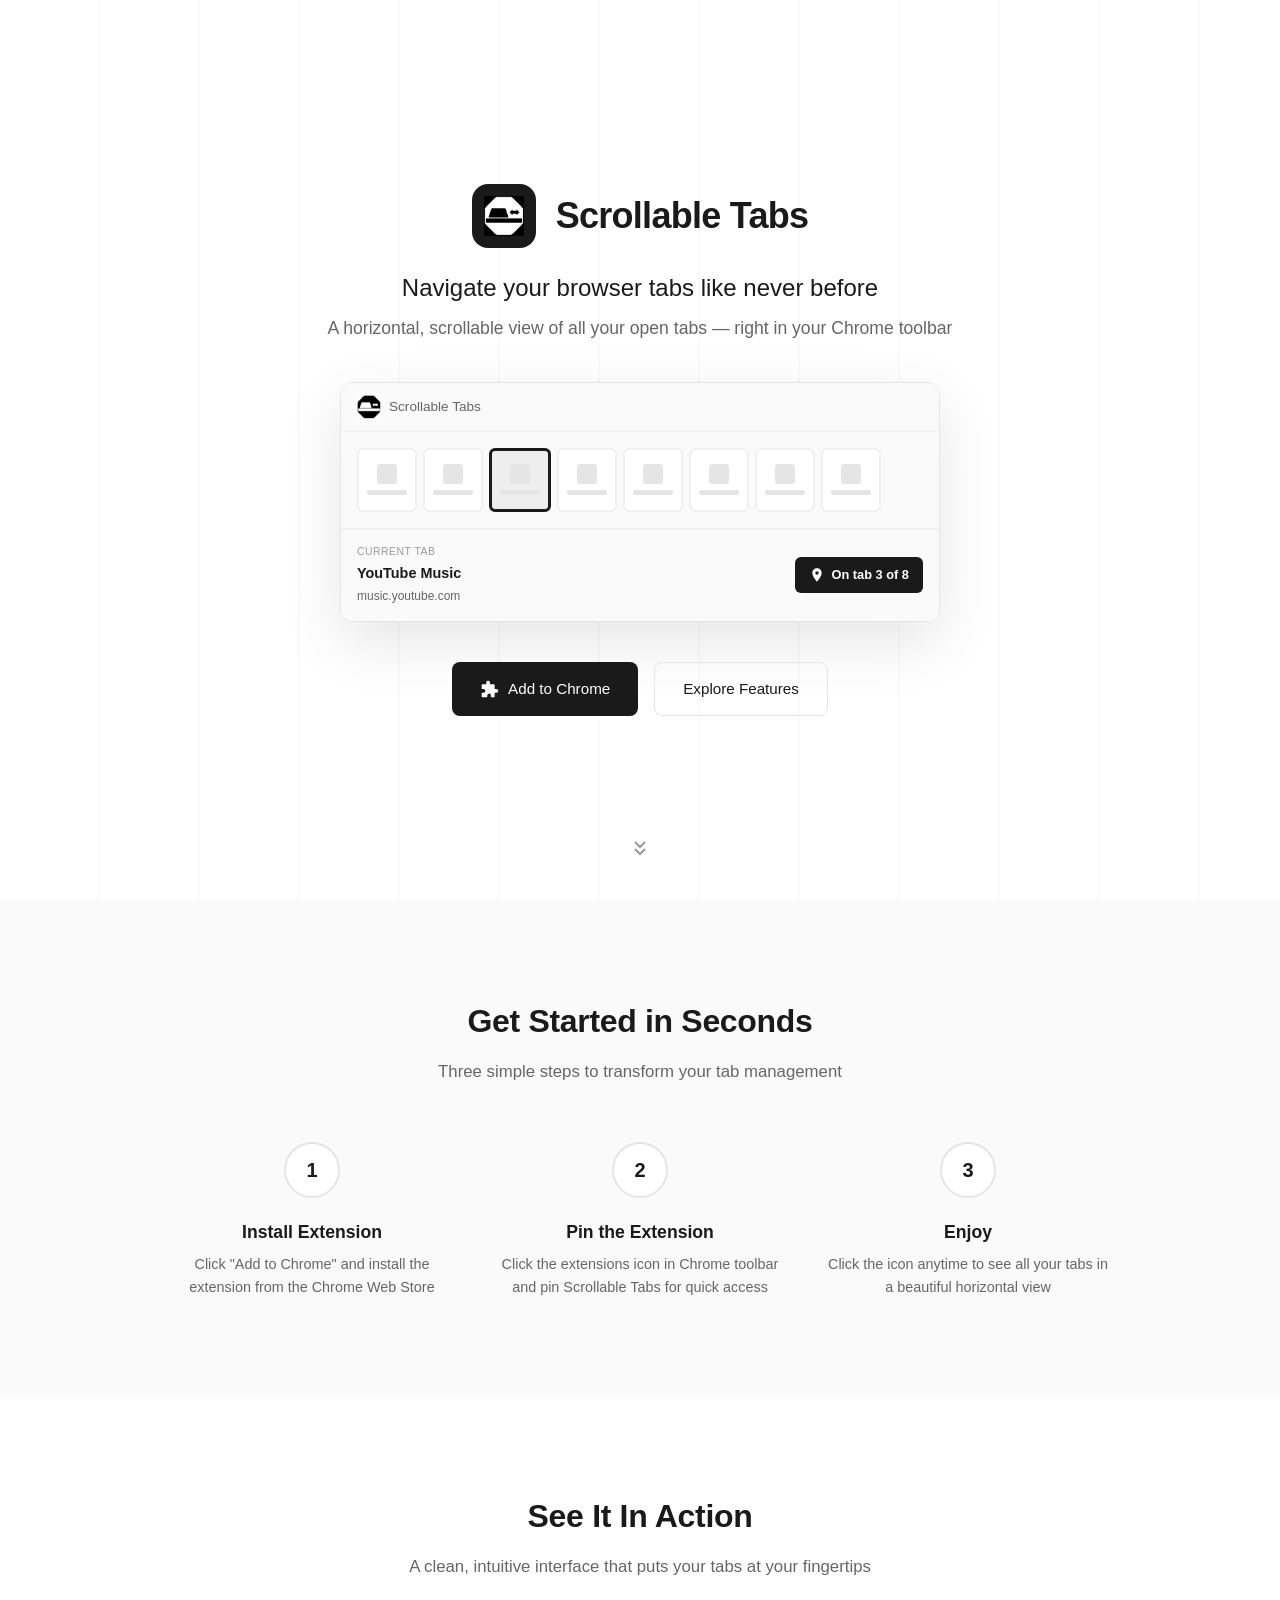
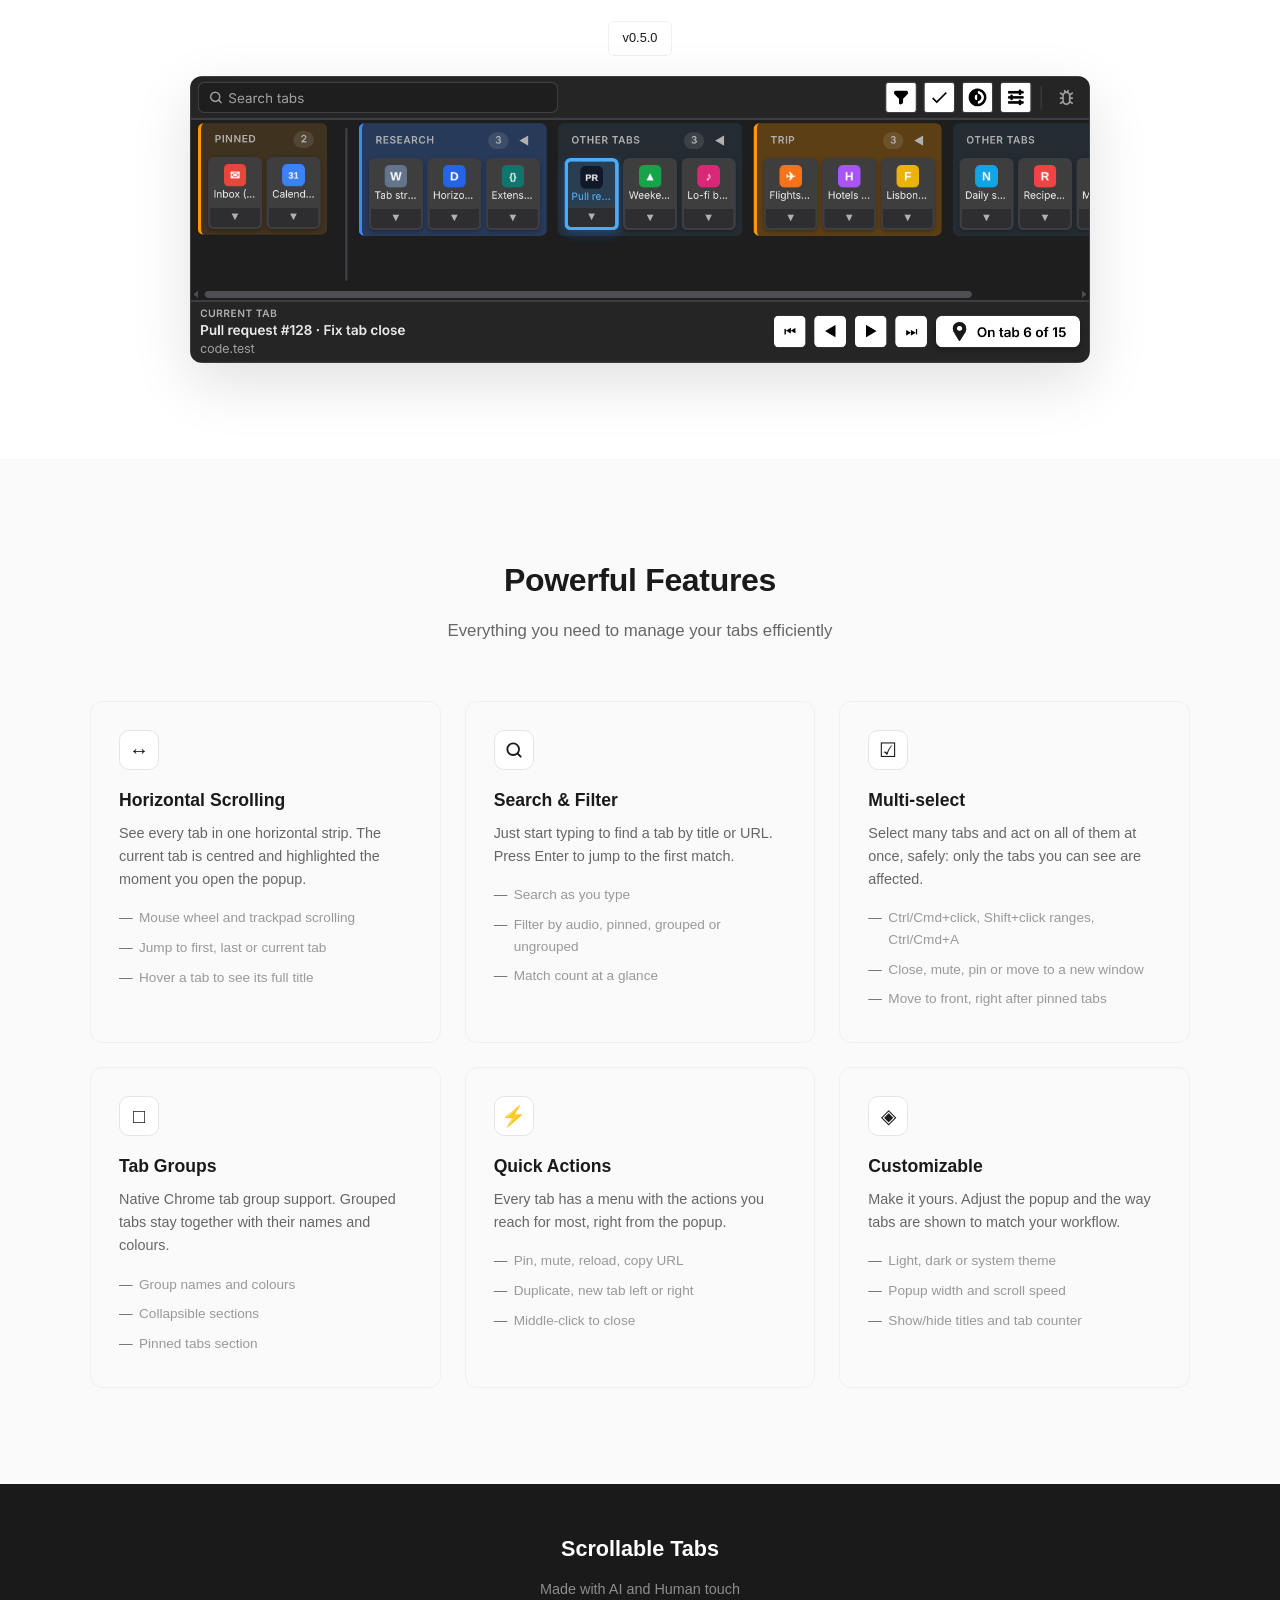
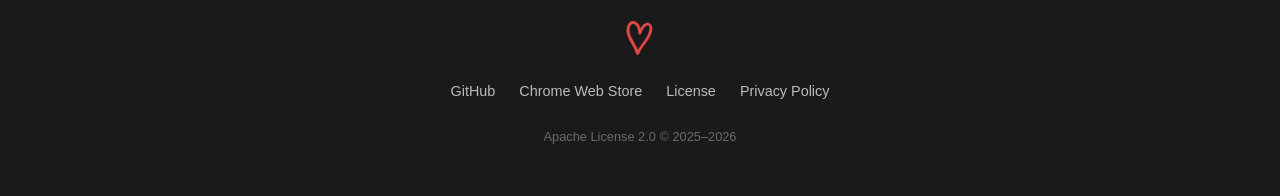
<file: index.html>
<!DOCTYPE html>
<html lang="en">
<head>
  <meta charset="UTF-8">
  <meta name="viewport" content="width=device-width, initial-scale=1.0">
  <title>Scrollable Tabs - Chrome Extension</title>
  <link rel="icon" type="image/png" href="assets/icons/icon16.png">
  <link rel="stylesheet" type="text/css" href="styles/home.css">
</head>
<body>
  <!-- Hero Section -->
  <section class="hero">
    <div class="hero-content">
      <div class="logo-container">
        <div class="logo">
          <img src="assets/icons/icon128.png" alt="Scrollable Tabs Icon">
        </div>
        <h1 class="logo-text">Scrollable Tabs</h1>
      </div>
      <p class="tagline">Navigate your browser tabs like never before</p>
      <p class="subtitle">A horizontal, scrollable view of all your open tabs — right in your Chrome toolbar</p>
      
      <!-- Extension Mockup -->
      <div class="extension-mockup">
        <div class="mockup-header">
          <div class="mockup-icon">
            <img src="assets/icons/icon128.png" alt="">
          </div>
          <span class="mockup-title">Scrollable Tabs</span>
        </div>
        <div class="mockup-tabs">
          <div class="mock-tab">
            <div class="mock-tab-icon"></div>
            <div class="mock-tab-title"></div>
          </div>
          <div class="mock-tab">
            <div class="mock-tab-icon"></div>
            <div class="mock-tab-title"></div>
          </div>
          <div class="mock-tab active">
            <div class="mock-tab-icon"></div>
            <div class="mock-tab-title"></div>
          </div>
          <div class="mock-tab">
            <div class="mock-tab-icon"></div>
            <div class="mock-tab-title"></div>
          </div>
          <div class="mock-tab">
            <div class="mock-tab-icon"></div>
            <div class="mock-tab-title"></div>
          </div>
          <div class="mock-tab">
            <div class="mock-tab-icon"></div>
            <div class="mock-tab-title"></div>
          </div>
          <div class="mock-tab">
            <div class="mock-tab-icon"></div>
            <div class="mock-tab-title"></div>
          </div>
          <div class="mock-tab">
            <div class="mock-tab-icon"></div>
            <div class="mock-tab-title"></div>
          </div>
        </div>
        <div class="mockup-info">
          <div class="mockup-info-left">
            <div class="info-section">
              <span class="info-label">Current Tab</span>
              <span class="info-title">YouTube Music</span>
              <span class="info-url">music.youtube.com</span>
            </div>
          </div>
          <div class="mockup-info-right">
            <div class="tab-counter-badge">
              <svg class="counter-icon" viewBox="0 0 24 24" fill="currentColor">
                <path d="M12 2C8.13 2 5 5.13 5 9c0 5.25 7 13 7 13s7-7.75 7-13c0-3.87-3.13-7-7-7zm0 9.5c-1.38 0-2.5-1.12-2.5-2.5s1.12-2.5 2.5-2.5 2.5 1.12 2.5 2.5-1.12 2.5-2.5 2.5z"/>
              </svg>
              <span>On tab 3 of 8</span>
            </div>
          </div>
        </div>
      </div>
      
      <div class="cta-buttons">
        <a href="https://chromewebstore.google.com/detail/scrollable-tabs/beneiafglkilogdikodimmbmnkbpnnba" class="btn btn-primary">
          <svg fill="currentColor" width="20" height="20" viewBox="0 0 24 24" xmlns="http://www.w3.org/2000/svg">
            <path d="M2,20.889V16.444H4.222a2.224,2.224,0,0,0,2.192-2.595A2.305,2.305,0,0,0,4.1,12H2V7.556A1.111,1.111,0,0,1,3.111,6.444H7.556V4.222a2.224,2.224,0,0,1,2.6-2.192A2.305,2.305,0,0,1,12,4.341v2.1h4.444a1.112,1.112,0,0,1,1.112,1.112V12h2.1a2.305,2.305,0,0,1,2.311,1.849,2.224,2.224,0,0,1-2.192,2.595H17.556v4.445A1.111,1.111,0,0,1,16.444,22H13.111V19.778a2.224,2.224,0,0,0-2.6-2.192A2.305,2.305,0,0,0,8.667,19.9V22H3.111A1.11,1.11,0,0,1,2,20.889Z"/>
          </svg>
          Add to Chrome
        </a>
        <a href="#features" class="btn btn-secondary">Explore Features</a>
      </div>
    </div>
    <div class="scroll-indicator">
      <svg width="24" height="24" viewBox="0 0 24 24" fill="none" stroke="currentColor" stroke-width="2">
        <path d="M7 13l5 5 5-5M7 6l5 5 5-5"/>
      </svg>
    </div>
  </section>

  <!-- How It Works Section -->
  <section class="how-it-works" id="install">
    <div class="container">
      <h2 class="section-title">Get Started in Seconds</h2>
      <p class="section-subtitle">Three simple steps to transform your tab management</p>
      
      <div class="steps-container">
        <div class="step">
          <div class="step-number">1</div>
          <h3 class="step-title">Install Extension</h3>
          <p class="step-desc">Click "Add to Chrome" and install the extension from the Chrome Web Store</p>
        </div>
        <div class="step">
          <div class="step-number">2</div>
          <h3 class="step-title">Pin the Extension</h3>
          <p class="step-desc">Click the extensions icon in Chrome toolbar and pin Scrollable Tabs for quick access</p>
        </div>
        <div class="step">
          <div class="step-number">3</div>
          <h3 class="step-title">Enjoy</h3>
          <p class="step-desc">Click the icon anytime to see all your tabs in a beautiful horizontal view</p>
        </div>
      </div>
    </div>
  </section>

  <!-- Screenshot Section -->
  <section class="screenshot-section" id="preview">
    <div class="container">
      <h2 class="section-title">See It In Action</h2>
      <p class="section-subtitle">A clean, intuitive interface that puts your tabs at your fingertips</p>
      <p class="screenshot-version"><span class="screenshot-badge">v0.5.0</span></p>
      <div class="screenshot-wrapper">
        <img src="assets/screenshot.png" alt="Scrollable Tabs popup showing pinned tabs, tab groups and the current tab">
      </div>
    </div>
  </section>

  <!-- Features Section -->
  <section class="features-section" id="features">
    <div class="container">
      <h2 class="section-title">Powerful Features</h2>
      <p class="section-subtitle">Everything you need to manage your tabs efficiently</p>
      
      <div class="features-grid">
        <div class="feature-card">
          <div class="feature-icon">↔</div>
          <h3 class="feature-title">Horizontal Scrolling</h3>
          <p class="feature-desc">See every tab in one horizontal strip. The current tab is centred and highlighted the moment you open the popup.</p>
          <ul class="feature-list">
            <li>Mouse wheel and trackpad scrolling</li>
            <li>Jump to first, last or current tab</li>
            <li>Hover a tab to see its full title</li>
          </ul>
        </div>

        <div class="feature-card">
          <div class="feature-icon"><svg width="20" height="20" viewBox="0 0 24 24" fill="none" stroke="currentColor" stroke-width="2.2" stroke-linecap="round" aria-hidden="true"><circle cx="11" cy="11" r="7"/><path d="M20 20l-3.5-3.5"/></svg></div>
          <h3 class="feature-title">Search &amp; Filter</h3>
          <p class="feature-desc">Just start typing to find a tab by title or URL. Press Enter to jump to the first match.</p>
          <ul class="feature-list">
            <li>Search as you type</li>
            <li>Filter by audio, pinned, grouped or ungrouped</li>
            <li>Match count at a glance</li>
          </ul>
        </div>

        <div class="feature-card">
          <div class="feature-icon">☑</div>
          <h3 class="feature-title">Multi-select</h3>
          <p class="feature-desc">Select many tabs and act on all of them at once, safely: only the tabs you can see are affected.</p>
          <ul class="feature-list">
            <li>Ctrl/Cmd+click, Shift+click ranges, Ctrl/Cmd+A</li>
            <li>Close, mute, pin or move to a new window</li>
            <li>Move to front, right after pinned tabs</li>
          </ul>
        </div>

        <div class="feature-card">
          <div class="feature-icon">□</div>
          <h3 class="feature-title">Tab Groups</h3>
          <p class="feature-desc">Native Chrome tab group support. Grouped tabs stay together with their names and colours.</p>
          <ul class="feature-list">
            <li>Group names and colours</li>
            <li>Collapsible sections</li>
            <li>Pinned tabs section</li>
          </ul>
        </div>

        <div class="feature-card">
          <div class="feature-icon">⚡</div>
          <h3 class="feature-title">Quick Actions</h3>
          <p class="feature-desc">Every tab has a menu with the actions you reach for most, right from the popup.</p>
          <ul class="feature-list">
            <li>Pin, mute, reload, copy URL</li>
            <li>Duplicate, new tab left or right</li>
            <li>Middle-click to close</li>
          </ul>
        </div>

        <div class="feature-card">
          <div class="feature-icon">◈</div>
          <h3 class="feature-title">Customizable</h3>
          <p class="feature-desc">Make it yours. Adjust the popup and the way tabs are shown to match your workflow.</p>
          <ul class="feature-list">
            <li>Light, dark or system theme</li>
            <li>Popup width and scroll speed</li>
            <li>Show/hide titles and tab counter</li>
          </ul>
        </div>
      </div>
    </div>
  </section>

  <!-- Footer -->
  <footer>
    <div class="footer-content">
      <div class="footer-logo">Scrollable Tabs</div>
      <p class="footer-text">Made with AI and Human touch</p>
      <p class="footer-text">
        <svg width=40 height=40 viewBox="-25 -15 150 150" xmlns="http://www.w3.org/2000/svg" fill="#e14747" stroke="#e14747"><g id="SVGRepo_bgCarrier" stroke-width="0"></g><g id="SVGRepo_tracerCarrier" stroke-linecap="round" stroke-linejoin="round"></g><g id="SVGRepo_iconCarrier"> <defs> <style>.cls-1{fill:#ffffff;}</style> </defs> <g id="Layer_2" data-name="Layer 2"> <g id="Layer_1-2" data-name="Layer 1"> <path d="M51.31,27.71c3.14-4.32,5.57-7.81,8.14-11.18,3.41-4.48,8.16-7.16,13.23-9.25A13.76,13.76,0,0,1,78.5,6.22c8.49.52,16.2,8,17.14,16.56,1.14,10.28-1.35,20-5.58,29.15A156.23,156.23,0,0,1,70.73,84.24c-6.9,8.67-14.2,17.12-18.87,27.35-1.77,3.89-3.5,7.8-5.28,11.68a5.53,5.53,0,0,1-9.68,1.09A13.66,13.66,0,0,1,35,120.52c-4.77-14.21-12.35-27.06-19.62-40-5.07-9-9.77-18.2-12.59-28.13C-.75,39.72-1.63,26.93,4.32,14.62a35.18,35.18,0,0,1,6.19-9.16A17.46,17.46,0,0,1,31.8,2.27c9,5.18,16.1,11.83,18.41,22.46A28.62,28.62,0,0,0,51.31,27.71ZM47.89,50.89c-.61-.76-1.68-1.52-2-2.51-1.31-4.67-3.16-9.37-3.4-14.12-.46-9.08-4.81-15.65-11.4-21.2-5.58-4.71-10.79-4-15.29,2C11.1,21.33,10,28.51,10.39,36.13c.46,9.64,3.68,18.52,8,26.95,6.1,12,12.57,23.76,19,35.52,1.45,2.64,2.07,5.9,5.69,8.77.67-1.22,1.14-2.25,1.76-3.18,4.46-6.62,8.9-13.26,13.43-19.83S67.79,71.45,72,64.67c5-8,9.38-16.4,11.76-25.61,1.13-4.4,2.51-9,2.27-13.44-.51-9.44-5.55-12.23-13.72-7A32.7,32.7,0,0,0,61.14,31.37c-2.6,5.07-5,10.27-7.12,15.55C52.87,49.79,51,50.86,47.89,50.89Z"></path> </g> </g> </g></svg>
      </p>
      <div class="footer-links">
        <a href="https://github.com/SKM162/Scrollable-tabs-extension">GitHub</a>
        <a href="https://chromewebstore.google.com/detail/scrollable-tabs/beneiafglkilogdikodimmbmnkbpnnba">Chrome Web Store</a>
        <a href="LICENSE.txt">License</a>
        <a href="privacy.html">Privacy Policy</a>
      </div>
      <p class="copyright">Apache License 2.0 © 2025–2026</p>
    </div>
  </footer>

  <script>
    // Smooth scroll for anchor links
    document.querySelectorAll('a[href^="#"]').forEach(anchor => {
      anchor.addEventListener('click', function (e) {
        e.preventDefault();
        const target = document.querySelector(this.getAttribute('href'));
        if (target) {
          target.scrollIntoView({
            behavior: 'smooth',
            block: 'start'
          });
        }
      });
    });

    // Intersection Observer for fade-in animations
    const observerOptions = {
      threshold: 0.1,
      rootMargin: '0px 0px -50px 0px'
    };

    const observer = new IntersectionObserver((entries) => {
      entries.forEach(entry => {
        if (entry.isIntersecting) {
          entry.target.style.opacity = '1';
          entry.target.style.transform = 'translateY(0)';
        }
      });
    }, observerOptions);

    // Observe feature cards
    document.querySelectorAll('.feature-card').forEach((card, index) => {
      card.style.opacity = '0';
      card.style.transform = 'translateY(20px)';
      card.style.transition = `opacity 0.5s ease ${index * 0.08}s, transform 0.5s ease ${index * 0.08}s`;
      observer.observe(card);
    });

    // Observe steps
    document.querySelectorAll('.step').forEach((step, index) => {
      step.style.opacity = '0';
      step.style.transform = 'translateY(20px)';
      step.style.transition = `opacity 0.5s ease ${index * 0.12}s, transform 0.5s ease ${index * 0.12}s`;
      observer.observe(step);
    });
  </script>
</body>
</html>
</file>
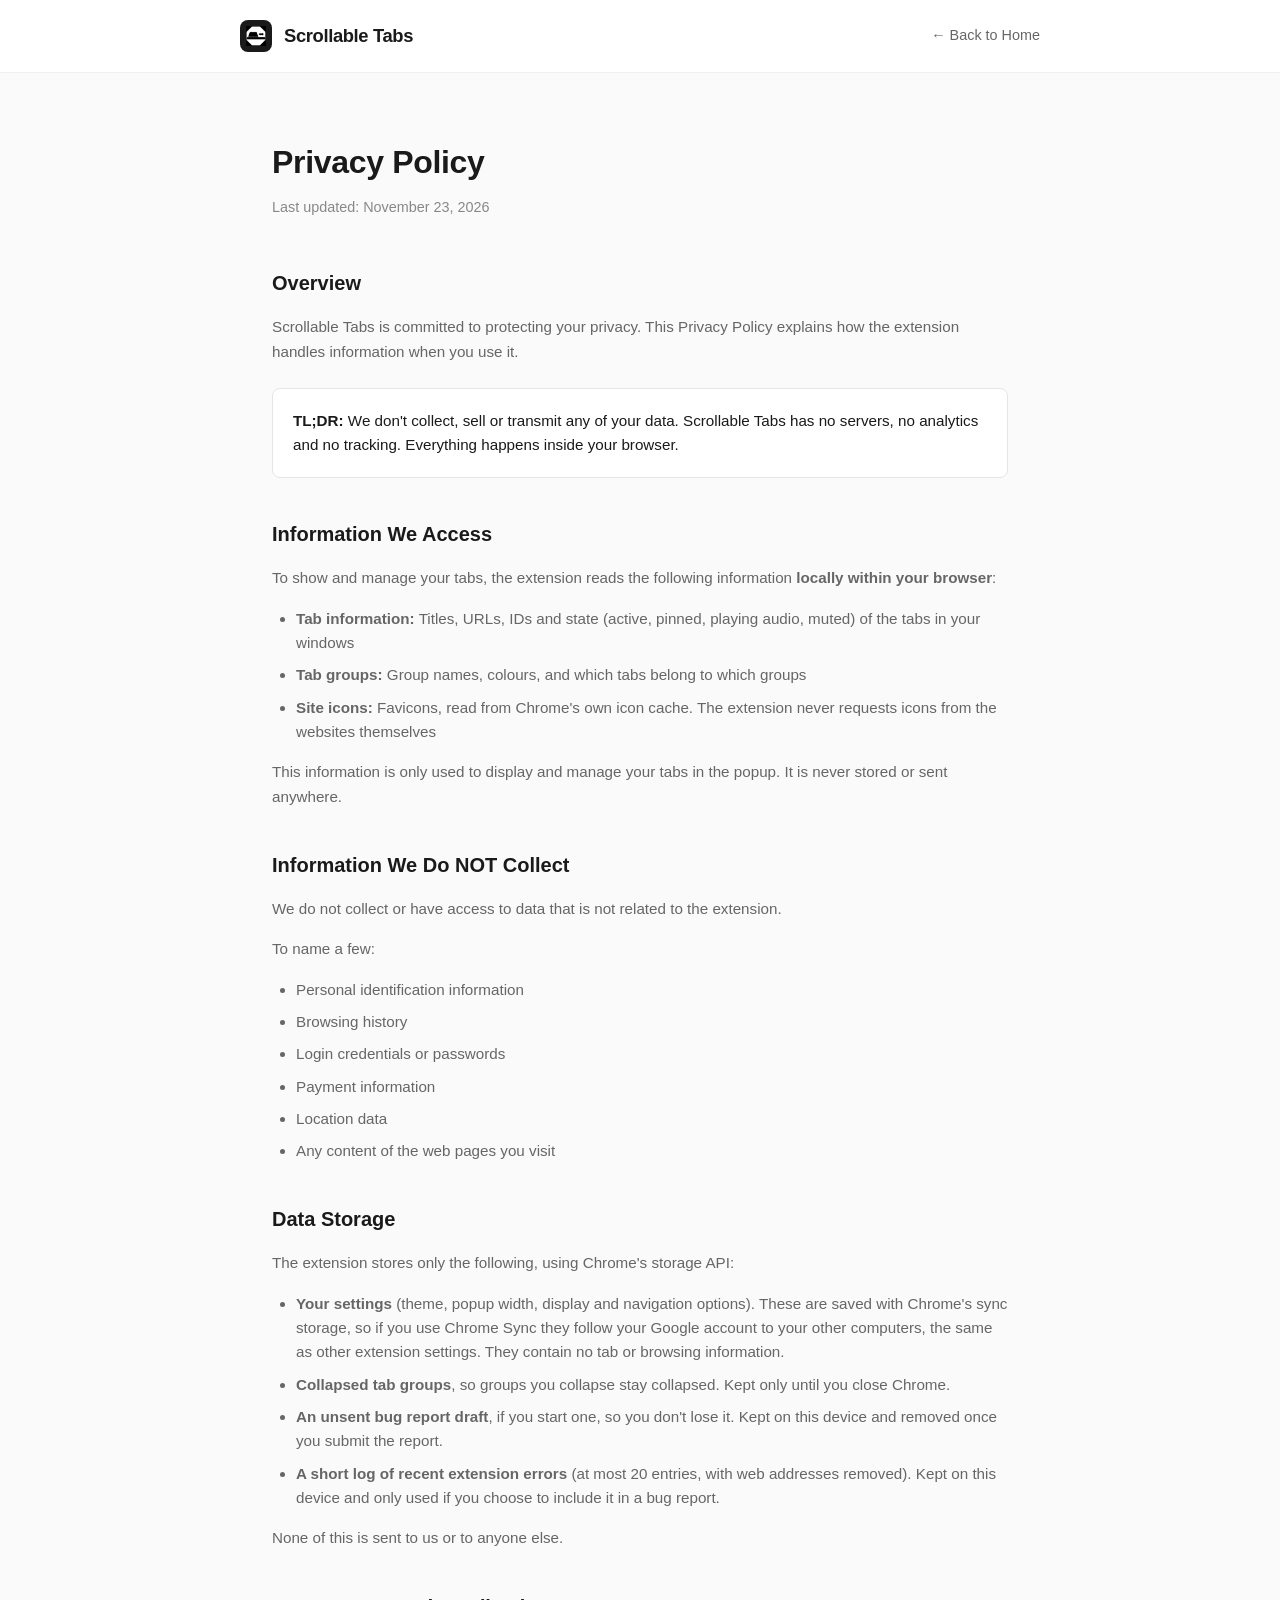
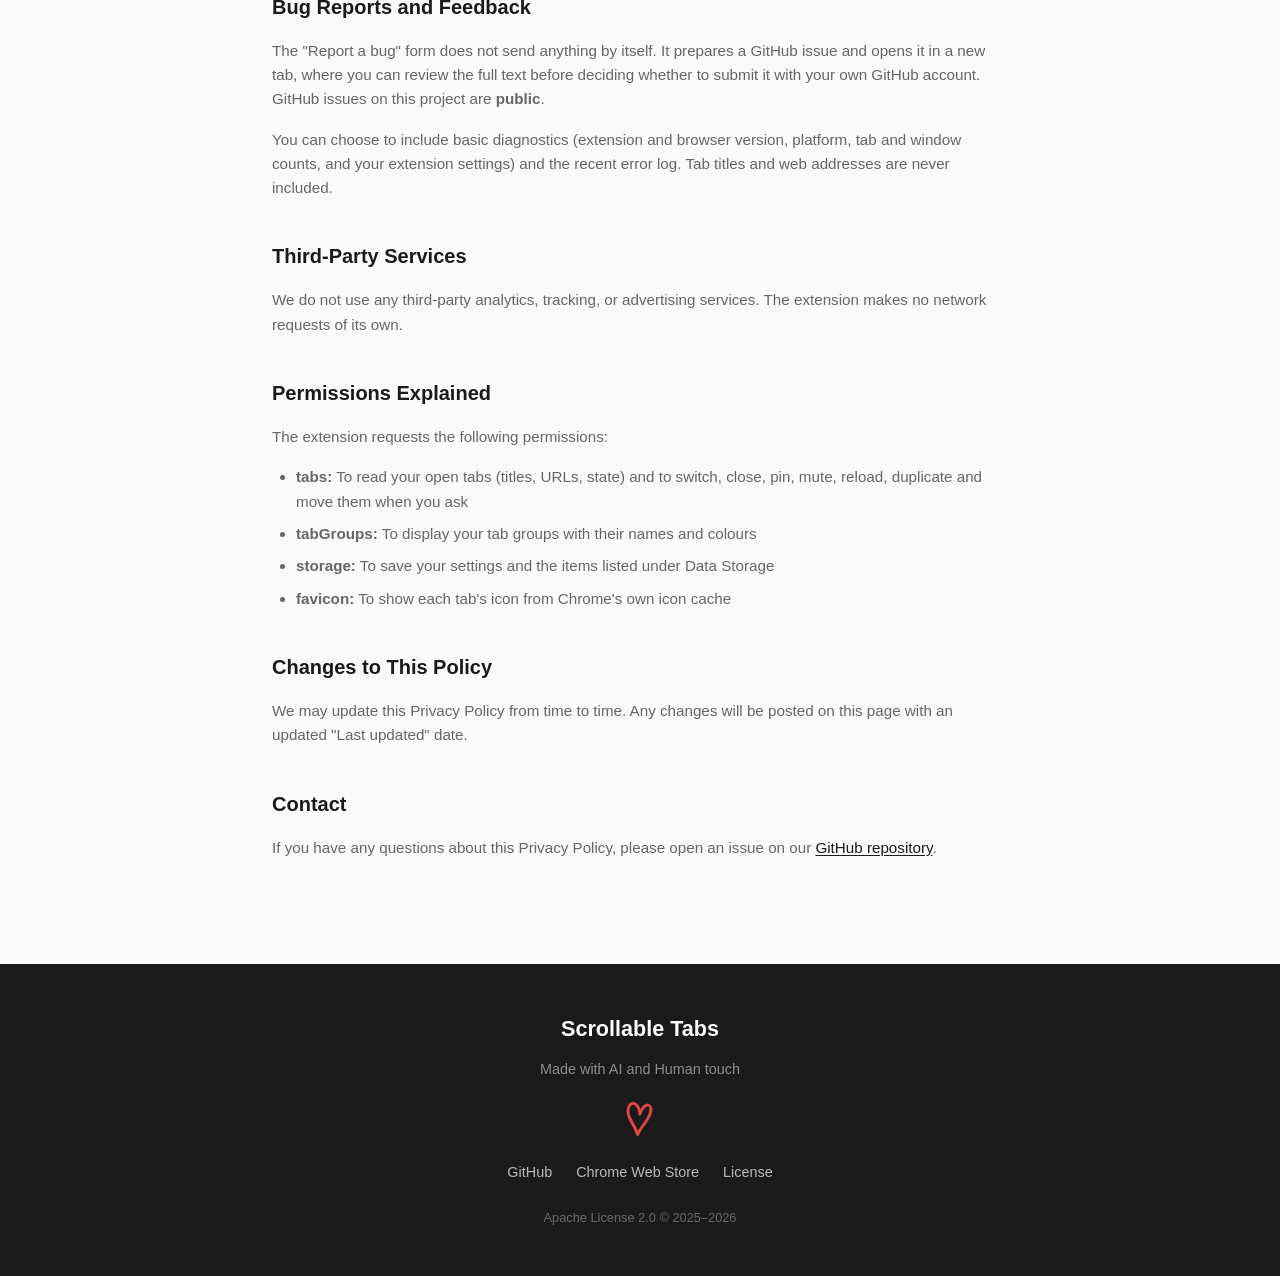
<file: privacy.html>
<!DOCTYPE html>
<html lang="en">
<head>
  <meta charset="UTF-8">
  <meta name="viewport" content="width=device-width, initial-scale=1.0">
  <title>Privacy Policy - Scrollable Tabs</title>
  <link rel="icon" type="image/png" href="assets/icons/icon16.png">
  <link rel="stylesheet" type="text/css" href="styles/privacy.css">
</head>
<body>
  <header>
    <div class="header-content">
      <a href="index.html" class="logo-link">
        <div class="logo logo-small">
          <img src="assets/icons/icon128.png" alt="Scrollable Tabs">
        </div>
        <span class="logo-text logo-text-small">Scrollable Tabs</span>
      </a>
      <a href="index.html" class="back-link">← Back to Home</a>
    </div>
  </header>

  <main>
    <h1>Privacy Policy</h1>
    <p class="last-updated">Last updated: November 23, 2026</p>

    <div class="section">
      <h2>Overview</h2>
      <p>Scrollable Tabs is committed to protecting your privacy. This Privacy Policy explains how the extension handles information when you use it.</p>
      <div class="highlight-box">
        <p><strong>TL;DR:</strong> We don't collect, sell or transmit any of your data. Scrollable Tabs has no servers, no analytics and no tracking. Everything happens inside your browser.</p>
      </div>
    </div>

    <div class="section">
      <h2>Information We Access</h2>
      <p>To show and manage your tabs, the extension reads the following information <strong>locally within your browser</strong>:</p>
      <ul>
        <li><strong>Tab information:</strong> Titles, URLs, IDs and state (active, pinned, playing audio, muted) of the tabs in your windows</li>
        <li><strong>Tab groups:</strong> Group names, colours, and which tabs belong to which groups</li>
        <li><strong>Site icons:</strong> Favicons, read from Chrome's own icon cache. The extension never requests icons from the websites themselves</li>
      </ul>
      <p>This information is only used to display and manage your tabs in the popup. It is never stored or sent anywhere.</p>
    </div>

    <div class="section">
      <h2>Information We Do NOT Collect</h2>
      <p>We do not collect or have access to data that is not related to the extension.</p>
      <p>To name a few:</p>
      <ul>
        <li>Personal identification information</li>
        <li>Browsing history</li>
        <li>Login credentials or passwords</li>
        <li>Payment information</li>
        <li>Location data</li>
        <li>Any content of the web pages you visit</li>
      </ul>
    </div>

    <div class="section">
      <h2>Data Storage</h2>
      <p>The extension stores only the following, using Chrome's storage API:</p>
      <ul>
        <li><strong>Your settings</strong> (theme, popup width, display and navigation options). These are saved with Chrome's sync storage, so if you use Chrome Sync they follow your Google account to your other computers, the same as other extension settings. They contain no tab or browsing information.</li>
        <li><strong>Collapsed tab groups</strong>, so groups you collapse stay collapsed. Kept only until you close Chrome.</li>
        <li><strong>An unsent bug report draft</strong>, if you start one, so you don't lose it. Kept on this device and removed once you submit the report.</li>
        <li><strong>A short log of recent extension errors</strong> (at most 20 entries, with web addresses removed). Kept on this device and only used if you choose to include it in a bug report.</li>
      </ul>
      <p>None of this is sent to us or to anyone else.</p>
    </div>

    <div class="section">
      <h2>Bug Reports and Feedback</h2>
      <p>The "Report a bug" form does not send anything by itself. It prepares a GitHub issue and opens it in a new tab, where you can review the full text before deciding whether to submit it with your own GitHub account. GitHub issues on this project are <strong>public</strong>.</p>
      <p>You can choose to include basic diagnostics (extension and browser version, platform, tab and window counts, and your extension settings) and the recent error log. Tab titles and web addresses are never included.</p>
    </div>

    <div class="section">
      <h2>Third-Party Services</h2>
      <p>We do not use any third-party analytics, tracking, or advertising services. The extension makes no network requests of its own.</p>
    </div>

    <div class="section">
      <h2>Permissions Explained</h2>
      <p>The extension requests the following permissions:</p>
      <ul>
        <li><strong>tabs:</strong> To read your open tabs (titles, URLs, state) and to switch, close, pin, mute, reload, duplicate and move them when you ask</li>
        <li><strong>tabGroups:</strong> To display your tab groups with their names and colours</li>
        <li><strong>storage:</strong> To save your settings and the items listed under Data Storage</li>
        <li><strong>favicon:</strong> To show each tab's icon from Chrome's own icon cache</li>
      </ul>
    </div>

    <div class="section">
      <h2>Changes to This Policy</h2>
      <p>We may update this Privacy Policy from time to time. Any changes will be posted on this page with an updated "Last updated" date.</p>
    </div>

    <div class="section">
      <h2>Contact</h2>
      <p>If you have any questions about this Privacy Policy, please open an issue on our <a href="https://github.com/SKM162/Scrollable-tabs-extension">GitHub repository</a>.</p>
    </div>
  </main>

  <footer>
    <div class="footer-content">
      <div class="footer-logo">Scrollable Tabs</div>
      <p class="footer-text">Made with AI and Human touch</p>
      <p class="footer-text">
        <svg width=40 height=40 viewBox="-25 -15 150 150" xmlns="http://www.w3.org/2000/svg" fill="#e14747" stroke="#e14747"><g id="SVGRepo_bgCarrier" stroke-width="0"></g><g id="SVGRepo_tracerCarrier" stroke-linecap="round" stroke-linejoin="round"></g><g id="SVGRepo_iconCarrier"> <defs> <style>.cls-1{fill:#ffffff;}</style> </defs> <g id="Layer_2" data-name="Layer 2"> <g id="Layer_1-2" data-name="Layer 1"> <path d="M51.31,27.71c3.14-4.32,5.57-7.81,8.14-11.18,3.41-4.48,8.16-7.16,13.23-9.25A13.76,13.76,0,0,1,78.5,6.22c8.49.52,16.2,8,17.14,16.56,1.14,10.28-1.35,20-5.58,29.15A156.23,156.23,0,0,1,70.73,84.24c-6.9,8.67-14.2,17.12-18.87,27.35-1.77,3.89-3.5,7.8-5.28,11.68a5.53,5.53,0,0,1-9.68,1.09A13.66,13.66,0,0,1,35,120.52c-4.77-14.21-12.35-27.06-19.62-40-5.07-9-9.77-18.2-12.59-28.13C-.75,39.72-1.63,26.93,4.32,14.62a35.18,35.18,0,0,1,6.19-9.16A17.46,17.46,0,0,1,31.8,2.27c9,5.18,16.1,11.83,18.41,22.46A28.62,28.62,0,0,0,51.31,27.71ZM47.89,50.89c-.61-.76-1.68-1.52-2-2.51-1.31-4.67-3.16-9.37-3.4-14.12-.46-9.08-4.81-15.65-11.4-21.2-5.58-4.71-10.79-4-15.29,2C11.1,21.33,10,28.51,10.39,36.13c.46,9.64,3.68,18.52,8,26.95,6.1,12,12.57,23.76,19,35.52,1.45,2.64,2.07,5.9,5.69,8.77.67-1.22,1.14-2.25,1.76-3.18,4.46-6.62,8.9-13.26,13.43-19.83S67.79,71.45,72,64.67c5-8,9.38-16.4,11.76-25.61,1.13-4.4,2.51-9,2.27-13.44-.51-9.44-5.55-12.23-13.72-7A32.7,32.7,0,0,0,61.14,31.37c-2.6,5.07-5,10.27-7.12,15.55C52.87,49.79,51,50.86,47.89,50.89Z"></path> </g> </g> </g></svg>
      </p>
      <div class="footer-links">
        <a href="https://github.com/SKM162/Scrollable-tabs-extension">GitHub</a>
        <a href="https://chromewebstore.google.com/detail/scrollable-tabs/beneiafglkilogdikodimmbmnkbpnnba">Chrome Web Store</a>
        <a href="LICENSE.txt">License</a>
      </div>
      <p class="copyright">Apache License 2.0 © 2025–2026</p>
    </div>
  </footer>
</body>
</html>
</file>
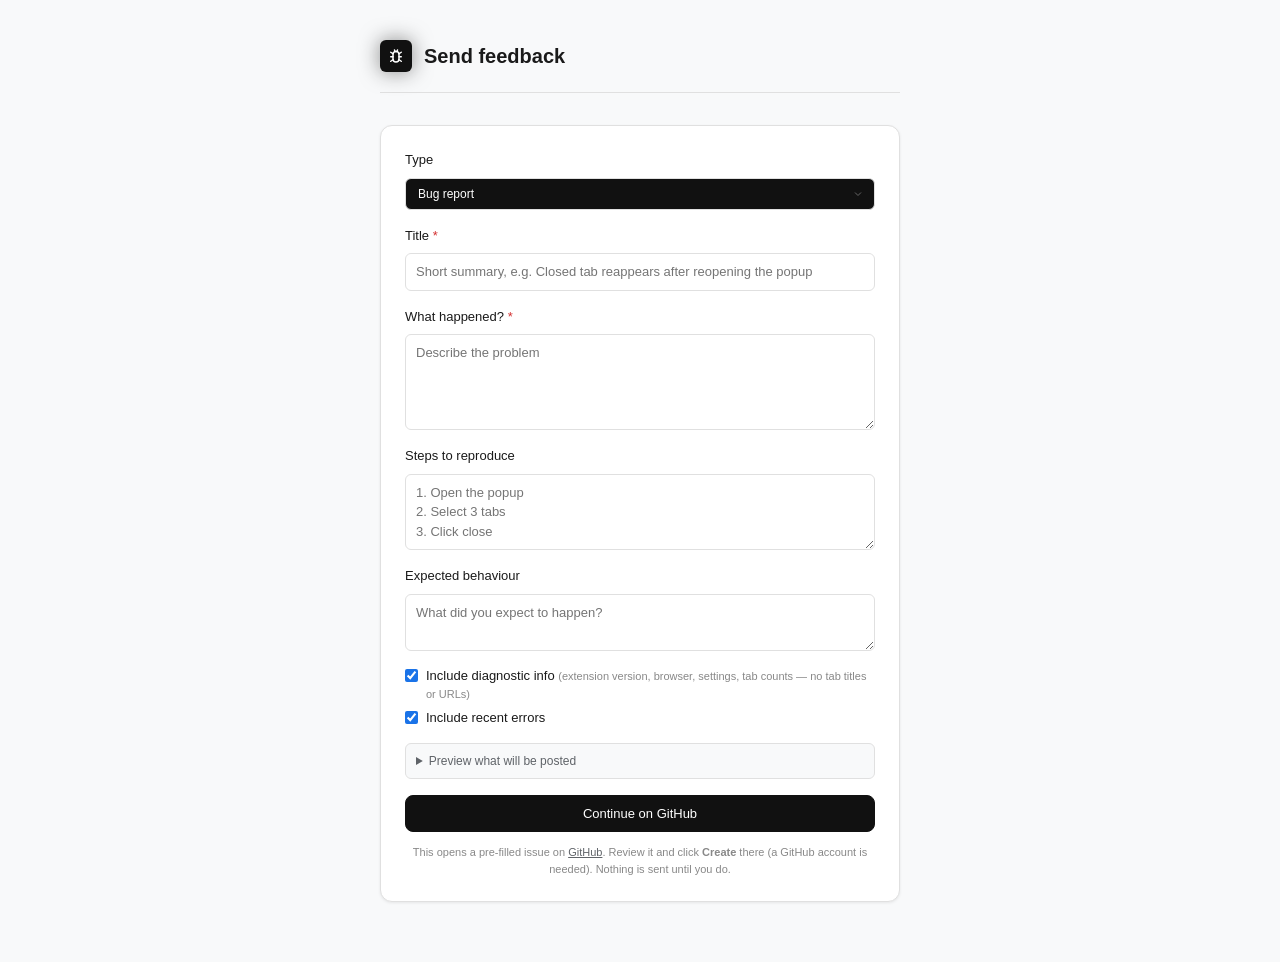
<file: feedback/feedback.html>
<!DOCTYPE html>
<html lang="en">
<head>
  <meta charset="UTF-8">
  <meta name="viewport" content="width=device-width, initial-scale=1.0">
  <title>Report a bug · Scrollable Tabs</title>
  <link rel="stylesheet" href="../settings/settings.css">
  <link rel="stylesheet" href="feedback.css">
</head>
<body>
  <div class="settings-container">
    <header class="settings-header">
      <div class="settings-title">
        <div class="settings-icon">
          <svg width="18" height="18" viewBox="0 0 24 24" fill="none" stroke="currentColor" stroke-width="2" stroke-linecap="round" stroke-linejoin="round">
            <rect x="8" y="6" width="8" height="14" rx="4"/>
            <path d="M19 7l-3 2M5 7l3 2M19 13h-3M5 13h3M19 19l-3-2M5 19l3-2M10 4l1 2M14 4l-1 2"/>
          </svg>
        </div>
        <h1>Send feedback</h1>
      </div>
    </header>

    <main>
      <form id="feedbackForm" class="settings-card" novalidate>
        <div class="field">
          <label class="setting-label" for="type">Type</label>
          <select id="type" class="drop-down">
            <option value="bug">Bug report</option>
            <option value="feature">Feature request</option>
            <option value="question">Question / other</option>
          </select>
        </div>

        <div class="field">
          <label class="setting-label" for="title">Title <span class="req">*</span></label>
          <input id="title" class="text-input" type="text" maxlength="120" required
                 placeholder="Short summary, e.g. Closed tab reappears after reopening the popup">
          <div class="field-error" id="titleError">Please add a short title.</div>
        </div>

        <div class="field">
          <label class="setting-label" for="description" id="descriptionLabel">What happened? <span class="req">*</span></label>
          <textarea id="description" class="text-input" rows="4" maxlength="3000" required
                    placeholder="Describe the problem"></textarea>
          <div class="field-error" id="descriptionError">Please describe the issue.</div>
        </div>

        <div class="field bug-only">
          <label class="setting-label" for="steps">Steps to reproduce</label>
          <textarea id="steps" class="text-input" rows="3" maxlength="2000"
                    placeholder="1. Open the popup&#10;2. Select 3 tabs&#10;3. Click close"></textarea>
        </div>

        <div class="field bug-only">
          <label class="setting-label" for="expected">Expected behaviour</label>
          <textarea id="expected" class="text-input" rows="2" maxlength="1000"
                    placeholder="What did you expect to happen?"></textarea>
        </div>

        <div class="field">
          <label class="check">
            <input type="checkbox" id="includeDiagnostics" checked>
            <span>Include diagnostic info <span class="hint">(extension version, browser, settings, tab counts &mdash; no tab titles or URLs)</span></span>
          </label>
          <label class="check">
            <input type="checkbox" id="includeErrors" checked>
            <span>Include recent errors <span class="hint" id="errorCount"></span></span>
          </label>
        </div>

        <details class="preview">
          <summary>Preview what will be posted</summary>
          <pre id="preview"></pre>
        </details>

        <p class="note" id="truncatedNote" hidden>The report is long, so some diagnostic details were shortened to fit in a GitHub link.</p>

        <div class="actions-bar">
          <button type="submit" class="btn btn-primary" id="submitBtn">Continue on GitHub</button>
        </div>
        <p class="note">
          This opens a pre-filled issue on
          <a href="https://github.com/SKM162/Scrollable-tabs-extension/issues" target="_blank" rel="noopener noreferrer">GitHub</a>.
          Review it and click <strong>Create</strong> there (a GitHub account is needed). Nothing is sent until you do.
        </p>
      </form>
    </main>
  </div>

  <script type="module" src="feedback.js"></script>
</body>
</html>
</file>
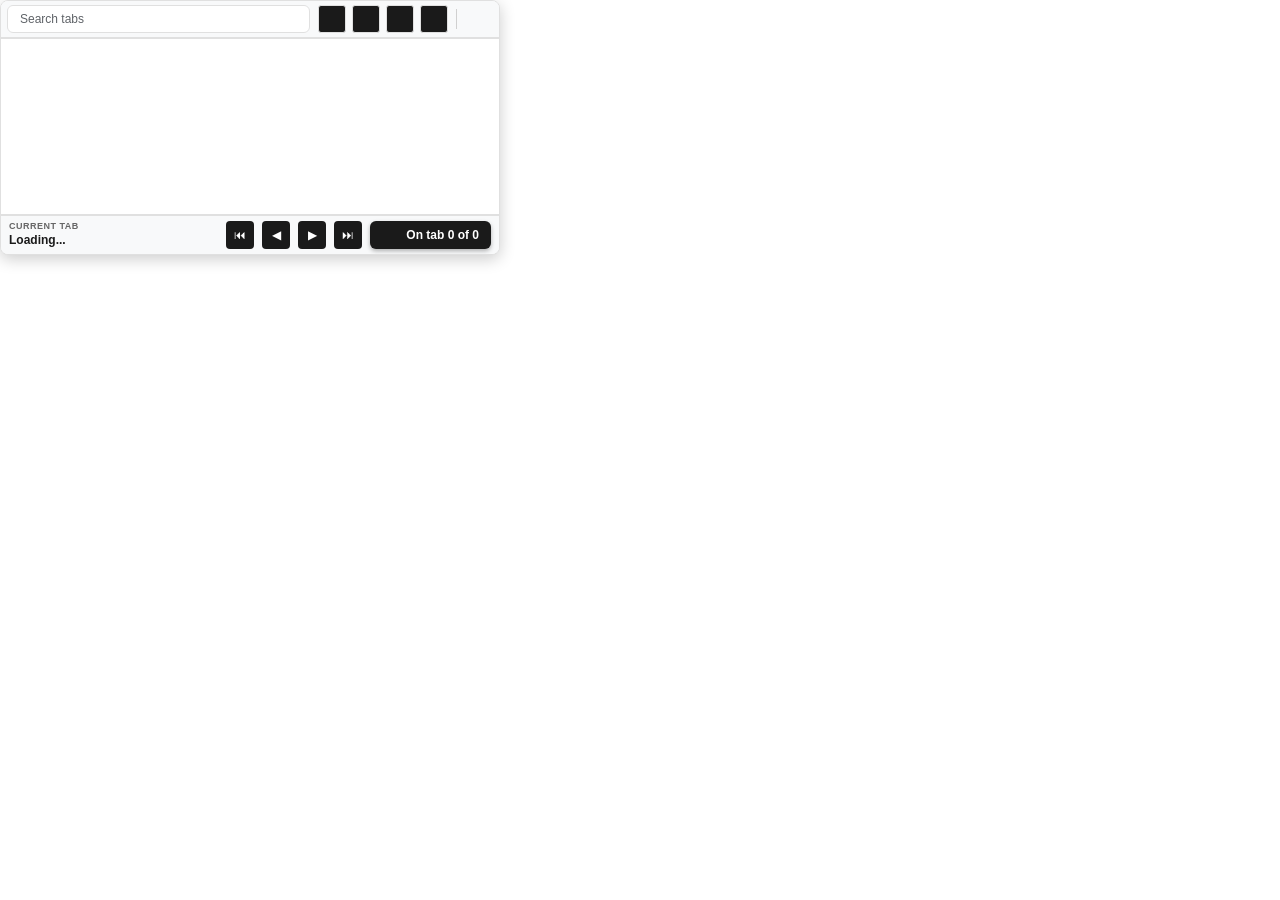
<file: popup/popup.html>
<!DOCTYPE html>
<html lang="en">
<head>
  <meta charset="UTF-8">
  <meta name="viewport" content="width=device-width, initial-scale=1.0">
  <title>Scrollable Tabs</title>
  <link rel="stylesheet" href="popup.css">
</head>
<body>
  <div class="popup-container" id="popupContainer">
    <div class="header-bar">
      <!-- Left: search is always visible (it used to be hidden inside the filter menu) -->
      <div class="header-search" id="headerSearch">
        <span class="search-icon-wrap" id="searchIcon" aria-hidden="true"></span>
        <input type="search" id="searchInput" class="header-search-input"
               placeholder="Search tabs" autocomplete="off" spellcheck="false"
               aria-label="Search tabs by title or URL">
        <span class="filter-results" id="filterResults" aria-live="polite"></span>
        <button class="search-clear-btn" id="clearFiltersBtnInline" title="Clear search and filters (Esc)" aria-label="Clear search and filters"></button>
      </div>

      <div class="header-actions">
        <div class="filter-dropdown" id="filterDropdown">
          <button class="header-btn filter-dropdown-btn" id="filterBtn" title="Filter tabs" aria-label="Filter tabs" aria-haspopup="true" aria-expanded="false"></button>
          <div class="filter-menu" id="filterMenu" role="menu">
            <div class="filter-menu-title">Show only</div>
            <div class="filter-options">
              <label class="filter-switch">
                <input type="radio" name="filter" data-filter="audio">
                <span class="switch-track"><span class="switch-thumb"></span></span>
                <span class="switch-label">Playing or muted</span>
              </label>
              <label class="filter-switch">
                <input type="radio" name="filter" data-filter="pinned">
                <span class="switch-track"><span class="switch-thumb"></span></span>
                <span class="switch-label">Pinned</span>
              </label>
              <label class="filter-switch">
                <input type="radio" name="filter" data-filter="grouped">
                <span class="switch-track"><span class="switch-thumb"></span></span>
                <span class="switch-label">In a group</span>
              </label>
              <label class="filter-switch">
                <input type="radio" name="filter" data-filter="ungrouped">
                <span class="switch-track"><span class="switch-thumb"></span></span>
                <span class="switch-label">Not in a group</span>
              </label>
            </div>
            <div class="filter-footer">
              <span class="filter-menu-hint">Click again to turn off</span>
              <button class="clear-filters-btn" id="clearFiltersBtn">Clear all</button>
            </div>
          </div>
        </div>
        <button class="header-btn selection-mode-btn" id="selectionModeBtn" title="Select multiple tabs" aria-label="Select multiple tabs" aria-pressed="false"></button>
        <button class="header-btn theme-toggle-btn" id="themeToggleBtn" title="Toggle theme" aria-label="Toggle theme"></button>
        <button class="header-btn settings-btn" id="settingsBtn" title="Settings" aria-label="Settings"></button>
      </div>

      <!-- Far right, set apart: feedback isn't a tab action -->
      <div class="header-divider" aria-hidden="true"></div>
      <button class="bug-report-btn" id="bugReportBtn" title="Report a bug / send feedback" aria-label="Report a bug or send feedback"></button>
    </div>
    <div class="tab-container" id="tabContainer">
      <!-- Tabs will be rendered here -->
    </div>
    <!-- Selection mode toolbar: its own row, so the info bar below (tab info,
         navigation, counter) stays fully usable while selecting -->
    <div class="selection-bar" id="selectionBar" role="toolbar" aria-label="Selected tabs">
      <span class="selection-count" id="selectionCount">0</span>
      <div class="selection-summary">
        <span class="selection-summary-text" id="selectionSummary">Click tabs to select</span>
        <span class="selection-hint" id="selectionHint">Ctrl/Cmd+A selects all shown · Esc exits</span>
      </div>
      <button class="selection-action-btn" id="selectAllBtn" title="Select all tabs"></button>
      <button class="selection-action-btn" id="deselectAllBtn" title="Deselect all"></button>
      <div class="selection-bar-divider"></div>
      <button class="selection-action-btn" id="batchFrontBtn" title="Move selected tabs to the front (after pinned tabs)"></button>
      <button class="selection-action-btn" id="batchCloseBtn" title="Close selected tabs"></button>
      <button class="selection-action-btn" id="batchMuteBtn" title="Mute/Unmute selected tabs"></button>
      <button class="selection-action-btn" id="batchPinBtn" title="Pin/Unpin selected tabs"></button>
      <button class="selection-action-btn" id="batchWindowBtn" title="Move selected to new window"></button>
    </div>
    <div class="info-bar">
      <!-- Current and hovered tab share one slot: the hovered tab is shown while
           the pointer is over a tab, the current tab otherwise -->
      <div class="tab-info-slot" id="tabInfoSlot">
        <div class="current-tab-info" id="currentTabInfo" title="Scroll to current tab">
          <div class="info-label">Current Tab</div>
          <div class="current-tab-title" id="currentTabTitle">Loading...</div>
          <div class="current-tab-url" id="currentTabUrl"></div>
        </div>
        <div class="hovered-tab-info" id="hoveredTabInfo" aria-hidden="true">
          <div class="info-label">Hovered</div>
          <div class="hovered-tab-title" id="hoveredTabTitle"></div>
          <div class="hovered-tab-url" id="hoveredTabUrl"></div>
        </div>
      </div>
      <div class="tab-counter-wrapper">
        <button class="nav-btn-inline" id="scrollFirstBtn" title="Scroll to first" aria-label="Scroll to first">⏮</button>
        <button class="nav-btn-inline" id="scrollPageBackBtn" title="Scroll back one page" aria-label="Scroll back one page">◀</button>
        <button class="nav-btn-inline" id="scrollPageFwdBtn" title="Scroll forward one page" aria-label="Scroll forward one page">▶</button>
        <button class="nav-btn-inline" id="scrollLastBtn" title="Scroll to last" aria-label="Scroll to last">⏭</button>
        <button class="tab-counter" id="tabCounterWrapper" title="Scroll to current tab">
          <span class="tab-counter-icon"></span>
          <span id="tabCounter">On tab 0 of 0</span>
        </button>
      </div>
    </div>
  </div>
  <script type="module" src="popup.js"></script>
</body>
</html>
</file>
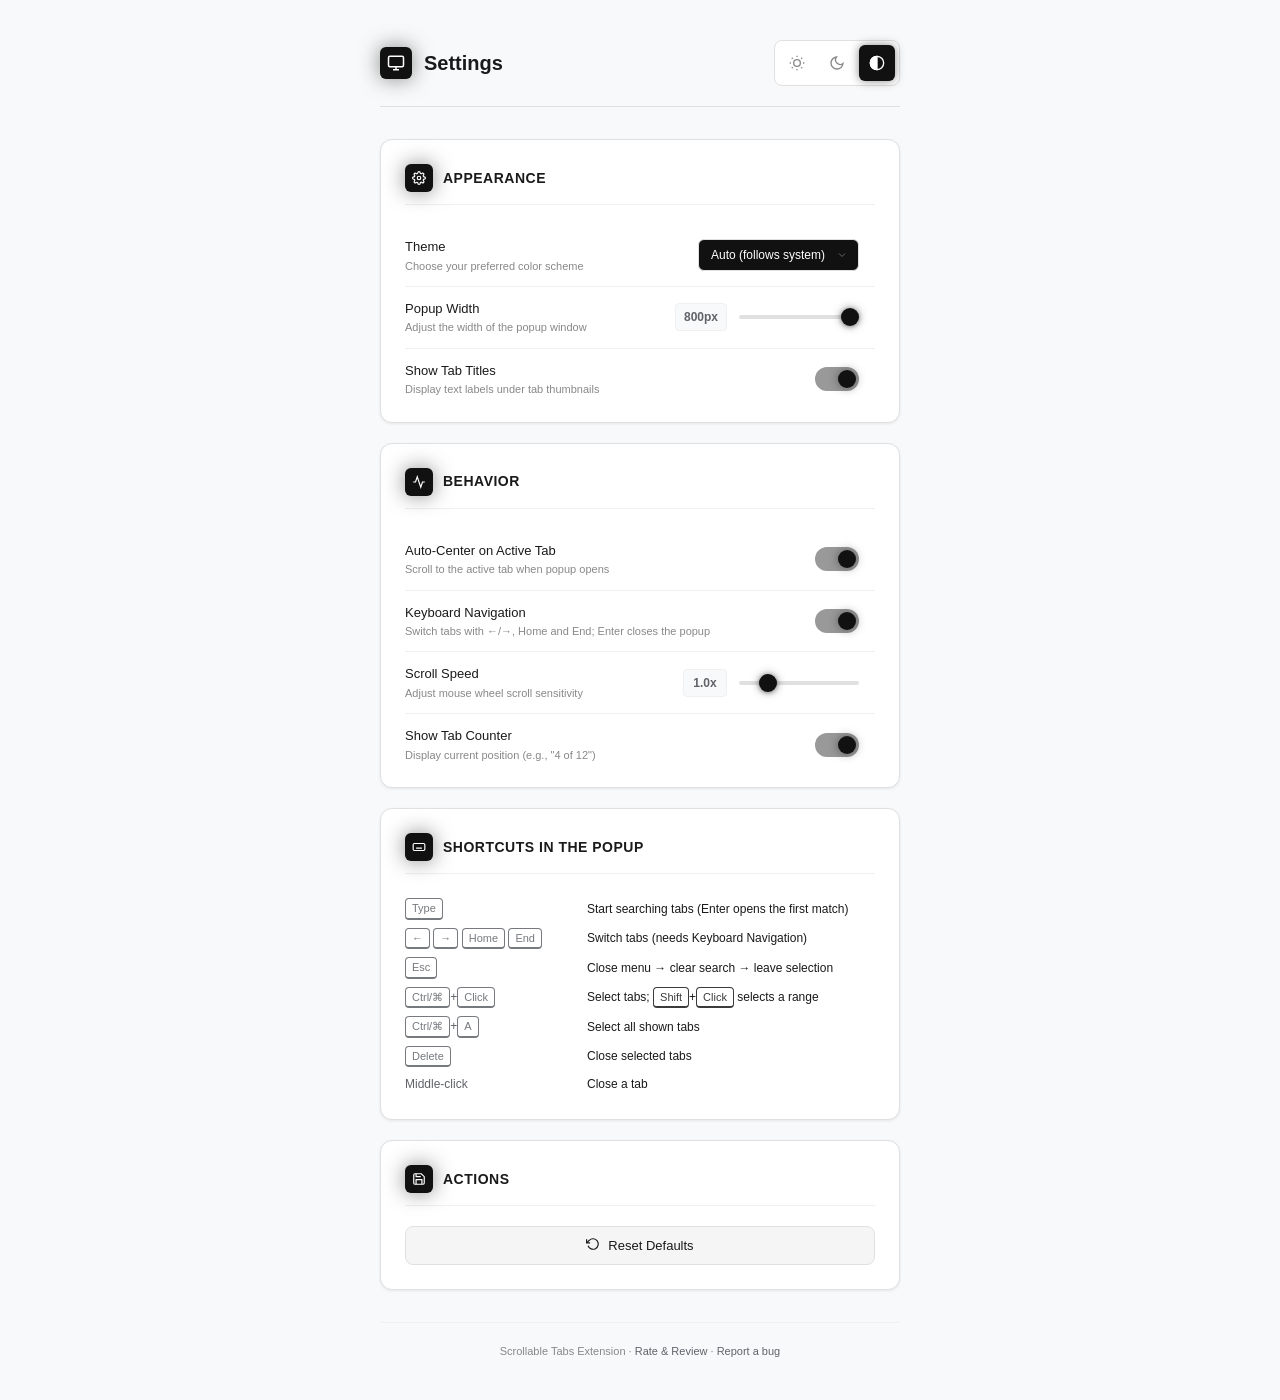
<file: settings/settings.html>
<!DOCTYPE html>
<html lang="en">
<head>
  <meta charset="UTF-8">
  <meta name="viewport" content="width=device-width, initial-scale=1.0">
  <title>Scrollable Tabs Settings</title>
  <link rel="stylesheet" href="settings.css">
</head>
<body>
  <div class="settings-container">
    <header class="settings-header">
      <div class="settings-title">
        <div class="settings-icon">
          <svg width="18" height="18" viewBox="0 0 24 24" fill="none" stroke="currentColor" stroke-width="2">
            <rect x="2" y="3" width="20" height="14" rx="2" ry="2"/>
            <line x1="8" y1="21" x2="16" y2="21"/>
            <line x1="12" y1="17" x2="12" y2="21"/>
          </svg>
        </div>
        <h1>Settings</h1>
      </div>
      <div class="theme-toggle">
        <button class="theme-btn active" data-theme="light" title="Light">
          <svg width="16" height="16" viewBox="0 0 24 24" fill="none" stroke="currentColor" stroke-width="2">
            <circle cx="12" cy="12" r="5"/>
            <line x1="12" y1="1" x2="12" y2="3"/>
            <line x1="12" y1="21" x2="12" y2="23"/>
            <line x1="4.22" y1="4.22" x2="5.64" y2="5.64"/>
            <line x1="18.36" y1="18.36" x2="19.78" y2="19.78"/>
            <line x1="1" y1="12" x2="3" y2="12"/>
            <line x1="21" y1="12" x2="23" y2="12"/>
            <line x1="4.22" y1="19.78" x2="5.64" y2="18.36"/>
            <line x1="18.36" y1="5.64" x2="19.78" y2="4.22"/>
          </svg>
        </button>
        <button class="theme-btn" data-theme="dark" title="Dark">
          <svg width="16" height="16" viewBox="0 0 24 24" fill="none" stroke="currentColor" stroke-width="2">
            <path d="M21 12.79A9 9 0 1 1 11.21 3 7 7 0 0 0 21 12.79z"/>
          </svg>
        </button>
        <button class="theme-btn" data-theme="auto" title="Auto">
          <svg width="16" height="16" viewBox="0 0 24 24" fill="none" stroke="currentColor" stroke-width="2">
            <circle cx="12" cy="12" r="10"/>
            <path d="M12 2a10 10 0 0 0 0 20z" fill="currentColor"/>
          </svg>
        </button>
      </div>
    </header>

    <main>
      <div class="settings-card">
        <div class="card-header">
          <div class="card-icon">
            <svg width="14" height="14" viewBox="0 0 24 24" fill="none" stroke="currentColor" stroke-width="2">
              <circle cx="12" cy="12" r="3"/>
              <path d="M19.4 15a1.65 1.65 0 0 0 .33 1.82l.06.06a2 2 0 0 1 0 2.83 2 2 0 0 1-2.83 0l-.06-.06a1.65 1.65 0 0 0-1.82-.33 1.65 1.65 0 0 0-1 1.51V21a2 2 0 0 1-2 2 2 2 0 0 1-2-2v-.09A1.65 1.65 0 0 0 9 19.4a1.65 1.65 0 0 0-1.82.33l-.06.06a2 2 0 0 1-2.83 0 2 2 0 0 1 0-2.83l.06-.06a1.65 1.65 0 0 0 .33-1.82 1.65 1.65 0 0 0-1.51-1H3a2 2 0 0 1-2-2 2 2 0 0 1 2-2h.09A1.65 1.65 0 0 0 4.6 9a1.65 1.65 0 0 0-.33-1.82l-.06-.06a2 2 0 0 1 0-2.83 2 2 0 0 1 2.83 0l.06.06a1.65 1.65 0 0 0 1.82.33H9a1.65 1.65 0 0 0 1-1.51V3a2 2 0 0 1 2-2 2 2 0 0 1 2 2v.09a1.65 1.65 0 0 0 1 1.51 1.65 1.65 0 0 0 1.82-.33l.06-.06a2 2 0 0 1 2.83 0 2 2 0 0 1 0 2.83l-.06.06a1.65 1.65 0 0 0-.33 1.82V9a1.65 1.65 0 0 0 1.51 1H21a2 2 0 0 1 2 2 2 2 0 0 1-2 2h-.09a1.65 1.65 0 0 0-1.51 1z"/>
            </svg>
          </div>
          <h2 class="card-title">Appearance</h2>
        </div>

        <div class="setting-row">
          <div class="setting-info">
            <div class="setting-label">Theme</div>
            <div class="setting-desc">Choose your preferred color scheme</div>
          </div>
          <div class="setting-control">
            <select id="theme" class="drop-down">
              <option value="auto">Auto (follows system)</option>
              <option value="light">Light</option>
              <option value="dark">Dark</option>
            </select>
          </div>
        </div>

        <div class="setting-row">
          <div class="setting-info">
            <div class="setting-label">Popup Width</div>
            <div class="setting-desc">Adjust the width of the popup window</div>
          </div>
          <div class="setting-control">
            <div class="slider-control">
              <span id="popupWidthValue" class="slider-value">800px</span>
              <div class="slider-wrapper">
                <input type="range" id="popupWidth" class="slider" min="400" max="800" step="50" value="800">
              </div>
            </div>
          </div>
        </div>

        <div class="setting-row">
          <div class="setting-info">
            <div class="setting-label">Show Tab Titles</div>
            <div class="setting-desc">Display text labels under tab thumbnails</div>
          </div>
          <div class="setting-control">
            <label class="toggle">
              <input type="checkbox" id="showTitles" checked>
              <span class="toggle-track"></span>
              <span class="toggle-thumb"></span>
            </label>
          </div>
        </div>
      </div>

      <div class="settings-card">
        <div class="card-header">
          <div class="card-icon">
            <svg width="14" height="14" viewBox="0 0 24 24" fill="none" stroke="currentColor" stroke-width="2">
              <polyline points="22 12 18 12 15 21 9 3 6 12 2 12"/>
            </svg>
          </div>
          <h2 class="card-title">Behavior</h2>
        </div>

        <div class="setting-row">
          <div class="setting-info">
            <div class="setting-label">Auto-Center on Active Tab</div>
            <div class="setting-desc">Scroll to the active tab when popup opens</div>
          </div>
          <div class="setting-control">
            <label class="toggle">
              <input type="checkbox" id="autoCenter" checked>
              <span class="toggle-track"></span>
              <span class="toggle-thumb"></span>
            </label>
          </div>
        </div>

        <div class="setting-row">
          <div class="setting-info">
            <div class="setting-label">Keyboard Navigation</div>
            <div class="setting-desc">Switch tabs with ←/→, Home and End; Enter closes the popup</div>
          </div>
          <div class="setting-control">
            <label class="toggle">
              <input type="checkbox" id="keyboardNav" checked>
              <span class="toggle-track"></span>
              <span class="toggle-thumb"></span>
            </label>
          </div>
        </div>

        <div class="setting-row">
          <div class="setting-info">
            <div class="setting-label">Scroll Speed</div>
            <div class="setting-desc">Adjust mouse wheel scroll sensitivity</div>
          </div>
          <div class="setting-control">
            <div class="slider-control">
              <span id="scrollSpeedValue" class="slider-value">1.0x</span>
              <div class="slider-wrapper">
                <input type="range" id="scrollSpeed" class="slider" min="0.5" max="3" step="0.1" value="1.0">
              </div>
            </div>
          </div>
        </div>

        <div class="setting-row">
          <div class="setting-info">
            <div class="setting-label">Show Tab Counter</div>
            <div class="setting-desc">Display current position (e.g., "4 of 12")</div>
          </div>
          <div class="setting-control">
            <label class="toggle">
              <input type="checkbox" id="showIndices">
              <span class="toggle-track"></span>
              <span class="toggle-thumb"></span>
            </label>
          </div>
        </div>
      </div>

      <div class="settings-card">
        <div class="card-header">
          <div class="card-icon">
            <svg width="14" height="14" viewBox="0 0 24 24" fill="none" stroke="currentColor" stroke-width="2">
              <rect x="2" y="6" width="20" height="12" rx="2"/>
              <path d="M6 10h.01M10 10h.01M14 10h.01M18 10h.01M7 14h10"/>
            </svg>
          </div>
          <h2 class="card-title">Shortcuts in the popup</h2>
        </div>
        <dl class="shortcut-list">
          <div><dt><kbd>Type</kbd></dt><dd>Start searching tabs (Enter opens the first match)</dd></div>
          <div><dt><kbd>←</kbd> <kbd>→</kbd> <kbd>Home</kbd> <kbd>End</kbd></dt><dd>Switch tabs (needs Keyboard Navigation)</dd></div>
          <div><dt><kbd>Esc</kbd></dt><dd>Close menu → clear search → leave selection</dd></div>
          <div><dt><kbd>Ctrl/⌘</kbd>+<kbd>Click</kbd></dt><dd>Select tabs; <kbd>Shift</kbd>+<kbd>Click</kbd> selects a range</dd></div>
          <div><dt><kbd>Ctrl/⌘</kbd>+<kbd>A</kbd></dt><dd>Select all shown tabs</dd></div>
          <div><dt><kbd>Delete</kbd></dt><dd>Close selected tabs</dd></div>
          <div><dt>Middle-click</dt><dd>Close a tab</dd></div>
        </dl>
      </div>

      <div class="settings-card actions-card">
        <div class="card-header">
          <div class="card-icon">
            <svg width="14" height="14" viewBox="0 0 24 24" fill="none" stroke="currentColor" stroke-width="2">
              <path d="M19 21H5a2 2 0 0 1-2-2V5a2 2 0 0 1 2-2h11l5 5v11a2 2 0 0 1-2 2z"/>
              <polyline points="17 21 17 13 7 13 7 21"/>
              <polyline points="7 3 7 8 15 8"/>
            </svg>
          </div>
          <h2 class="card-title">Actions</h2>
        </div>

        <div class="actions-bar">
          <button id="resetBtn" class="btn btn-secondary">
            <span class="btn-icon">
              <svg width="14" height="14" viewBox="0 0 24 24" fill="none" stroke="currentColor" stroke-width="2">
                <polyline points="1 4 1 10 7 10"/>
                <path d="M3.51 15a9 9 0 1 0 2.13-9.36L1 10"/>
              </svg>
            </span>
            Reset Defaults
          </button>
        </div>
      </div>
    </main>

    <footer class="version-info">
      Scrollable Tabs Extension &middot; <a target="_blank" rel="noopener noreferrer" href="https://chromewebstore.google.com/detail/scrollable-tabs/beneiafglkilogdikodimmbmnkbpnnba">Rate & Review</a> &middot; <a href="../feedback/feedback.html">Report a bug</a>
    </footer>
  </div>

<div id="notification" class="notification">
     <span id="notificationText">Settings saved</span>
   </div>

  <script type="module" src="settings.js"></script>
</body>
</html>
</file>
<file: styles/home.css>
/* ========================================
   Home Page Specific Styles
   ======================================== */

@import url('main.css');

/* Hero Section */
.hero {
  min-height: 100vh;
  display: flex;
  flex-direction: column;
  justify-content: center;
  align-items: center;
  text-align: center;
  padding: 4rem 2rem;
  background: var(--surface);
  position: relative;
}

/* Grid background pattern */
.hero::before {
  content: '';
  position: absolute;
  top: 0;
  left: 0;
  right: 0;
  bottom: 0;
  background: 
    repeating-linear-gradient(
      90deg,
      transparent,
      transparent 98px,
      rgba(0,0,0,0.02) 98px,
      rgba(0,0,0,0.02) 100px
    );
  pointer-events: none;
}

.hero-content {
  max-width: 800px;
  position: relative;
  z-index: 1;
}

.hero .logo-container {
  margin-bottom: 1.5rem;
  animation: fadeInDown 0.8s ease-out;
}

.tagline {
  font-size: 1.5rem;
  color: var(--text);
  margin-bottom: 0.75rem;
  font-weight: 400;
  line-height: 1.3;
  animation: fadeInUp 0.8s ease-out 0.2s both;
}

.subtitle {
  font-size: 1.1rem;
  color: var(--text-muted);
  margin-bottom: 2.5rem;
  line-height: 1.5;
  animation: fadeInUp 0.8s ease-out 0.4s both;
}

/* Extension Mockup */
.extension-mockup {
  background: var(--surface);
  border: 1px solid var(--border);
  border-radius: 12px;
  box-shadow: 0 20px 60px rgba(0,0,0,0.1);
  margin: 0 auto 2.5rem;
  max-width: 600px;
  overflow: hidden;
  animation: fadeInUp 0.8s ease-out 0.5s both;
}

.mockup-header {
  background: var(--bg);
  border-bottom: 1px solid var(--border-light);
  padding: 0.75rem 1rem;
  display: flex;
  align-items: center;
  gap: 0.5rem;
}

.mockup-icon {
  width: 24px;
  height: 24px;
  border-radius: 4px;
  overflow: hidden;
}

.mockup-icon img {
  width: 100%;
  height: 100%;
  object-fit: contain;
}

.mockup-title {
  font-size: 0.85rem;
  font-weight: 500;
  color: var(--text-muted);
}

.mockup-tabs {
  display: flex;
  gap: 6px;
  padding: 1rem;
  overflow-x: auto;
  background: var(--bg);
  scrollbar-width: none;
  -ms-overflow-style: none;
}

.mockup-tabs::-webkit-scrollbar {
  display: none;
}

.mock-tab {
  min-width: 56px;
  height: 64px;
  background: var(--surface);
  border: 2px solid var(--border-light);
  border-radius: 6px;
  display: flex;
  flex-direction: column;
  align-items: center;
  justify-content: center;
  gap: 6px;
  padding: 8px;
  flex-shrink: 0;
  transition: all 0.2s ease;
}

.mock-tab.active {
  border-color: var(--primary);
  border-width: 3px;
  background: rgba(26, 26, 26, 0.05);
}

.mock-tab-icon {
  width: 20px;
  height: 20px;
  background: var(--border);
  border-radius: 3px;
}

.mock-tab-title {
  width: 40px;
  height: 5px;
  background: var(--border);
  border-radius: 2px;
}

.mockup-info {
  background: var(--bg);
  border-top: 2px solid var(--border-light);
  padding: 0.875rem 1rem;
  display: flex;
  justify-content: space-between;
  align-items: center;
}

.mockup-info-left {
  text-align: left;
}

.info-section {
  display: flex;
  flex-direction: column;
  gap: 2px;
}

.info-label {
  font-size: 0.65rem;
  color: var(--text-light);
  text-transform: uppercase;
  letter-spacing: 0.05em;
}

.info-title {
  font-size: 0.9rem;
  font-weight: 600;
  color: var(--text);
}

.info-url {
  font-size: 0.75rem;
  color: var(--text-muted);
}

.tab-counter-badge {
  background: var(--primary);
  color: white;
  padding: 0.5rem 0.875rem;
  border-radius: 6px;
  font-size: 0.8rem;
  font-weight: 600;
  display: flex;
  align-items: center;
  gap: 0.4rem;
}

.counter-icon {
  width: 16px;
  height: 16px;
}

.cta-buttons {
  display: flex;
  gap: 1rem;
  justify-content: center;
  flex-wrap: wrap;
  animation: fadeInUp 0.8s ease-out 0.6s both;
}

/* Scroll Indicator */
.scroll-indicator {
  position: absolute;
  bottom: 2rem;
  left: 50%;
  transform: translateX(-50%);
  animation: bounce 2s infinite;
  cursor: pointer;
  color: var(--text-light);
}

/* How It Works Section */
.how-it-works {
  padding: 6rem 2rem;
  background: var(--bg);
}

.how-it-works .container {
  max-width: 1100px;
  margin: 0 auto;
}

/* Screenshot Section */
.screenshot-section {
  padding: 6rem 2rem;
  background: var(--surface);
}

/* Features Section */
.features-section {
  padding: 6rem 2rem;
  background: var(--bg);
}

.features-grid {
  display: grid;
  grid-template-columns: repeat(auto-fit, minmax(320px, 1fr));
  gap: 1.5rem;
  margin-top: 2.5rem;
}

/* Responsive */

/* Tablet: 768px - 1024px */
@media (max-width: 1024px) {
  .hero {
    padding: 3rem 1.5rem;
  }

  .hero-content {
    max-width: 700px;
  }

  .extension-mockup {
    max-width: 500px;
  }

  .features-grid {
    grid-template-columns: repeat(auto-fit, minmax(280px, 1fr));
  }

  .how-it-works,
  .screenshot-section,
  .features-section {
    padding: 4rem 1.5rem;
  }
}

/* Mobile: max-width 768px */
@media (max-width: 768px) {
  .hero {
    min-height: auto;
    padding: 3rem 1.25rem;
  }

  .hero .logo-container {
    flex-direction: column;
    gap: 1rem;
    margin-bottom: 1.25rem;
  }

  .logo {
    width: 56px;
    height: 56px;
  }

  .logo img {
    width: 36px;
    height: 36px;
  }

  .logo-text {
    font-size: 1.75rem;
  }

  .tagline {
    font-size: 1.25rem;
    margin-bottom: 0.5rem;
  }

  .subtitle {
    font-size: 1rem;
    margin-bottom: 2rem;
  }

  .section-title {
    font-size: 1.6rem;
  }

  .section-subtitle {
    font-size: 0.95rem;
    margin-bottom: 2.5rem;
  }

  .extension-mockup {
    max-width: 100%;
    margin: 0 0 2rem;
  }

  .mockup-tabs {
    gap: 4px;
    padding: 0.75rem;
  }

  .mock-tab {
    min-width: 48px;
    height: 56px;
    padding: 6px;
  }

  .mock-tab-icon {
    width: 16px;
    height: 16px;
  }

  .mock-tab-title {
    width: 32px;
    height: 4px;
  }

  .mockup-info {
    flex-direction: column;
    gap: 0.75rem;
    align-items: flex-start;
  }

  .tab-counter-badge {
    width: 100%;
    justify-content: center;
  }

  .features-grid {
    grid-template-columns: 1fr;
    gap: 1.25rem;
  }

  .feature-card {
    padding: 1.5rem;
  }

  .steps-container {
    gap: 2rem;
  }

  .step {
    min-width: 200px;
  }

  .cta-buttons {
    flex-direction: column;
    align-items: center;
    gap: 0.75rem;
    width: 100%;
  }

  .btn {
    width: 100%;
    max-width: 280px;
    justify-content: center;
    padding: 0.875rem 1.5rem;
  }

  .how-it-works,
  .screenshot-section,
  .features-section {
    padding: 3.5rem 1.25rem;
  }

  .screenshot-wrapper {
    margin: 0 -0.5rem;
  }

  .footer-links {
    flex-direction: column;
    gap: 0.75rem;
  }

  .scroll-indicator {
    bottom: 1.5rem;
  }
}

/* Small Mobile: max-width 480px */
@media (max-width: 480px) {
  .hero {
    padding: 2.5rem 1rem;
  }

  .hero-content {
    max-width: 100%;
  }

  .logo {
    width: 48px;
    height: 48px;
    border-radius: 12px;
  }

  .logo img {
    width: 32px;
    height: 32px;
  }

  .logo-text {
    font-size: 1.5rem;
  }

  .tagline {
    font-size: 1.125rem;
  }

  .subtitle {
    font-size: 0.9rem;
    margin-bottom: 1.75rem;
  }

  .section-title {
    font-size: 1.4rem;
  }

  .section-subtitle {
    font-size: 0.9rem;
    margin-bottom: 2rem;
  }

  .extension-mockup {
    border-radius: 10px;
    margin-bottom: 1.75rem;
  }

  .mockup-header {
    padding: 0.625rem 0.75rem;
  }

  .mockup-icon {
    width: 20px;
    height: 20px;
  }

  .mockup-title {
    font-size: 0.8rem;
  }

  .mockup-tabs {
    gap: 3px;
    padding: 0.625rem;
  }

  .mock-tab {
    min-width: 42px;
    height: 50px;
    padding: 5px;
    border-radius: 5px;
  }

  .mock-tab-icon {
    width: 14px;
    height: 14px;
  }

  .mock-tab-title {
    width: 28px;
    height: 3px;
  }

  .mockup-info {
    padding: 0.75rem;
  }

  .info-label {
    font-size: 0.6rem;
  }

  .info-title {
    font-size: 0.8rem;
  }

  .info-url {
    font-size: 0.7rem;
  }

  .tab-counter-badge {
    padding: 0.4rem 0.75rem;
    font-size: 0.75rem;
  }

  .counter-icon {
    width: 14px;
    height: 14px;
  }

  .btn {
    max-width: 100%;
    padding: 0.875rem 1.25rem;
    font-size: 0.9rem;
  }

  .btn svg {
    width: 18px;
    height: 18px;
  }

  .feature-card {
    padding: 1.25rem;
    border-radius: 10px;
  }

  .feature-icon {
    width: 36px;
    height: 36px;
    font-size: 1.1rem;
  }

  .feature-title {
    font-size: 1rem;
  }

  .feature-desc {
    font-size: 0.85rem;
  }

  .feature-list li {
    font-size: 0.8rem;
  }

  .step-number {
    width: 48px;
    height: 48px;
    font-size: 1.1rem;
  }

  .step-title {
    font-size: 1rem;
  }

  .step-desc {
    font-size: 0.85rem;
  }

  .screenshot-badge {
    font-size: 0.7rem;
    padding: 0.3rem 0.75rem;
  }

  footer {
    padding: 2.5rem 1rem;
  }

  .footer-logo {
    font-size: 1.2rem;
  }

  .footer-text {
    font-size: 0.85rem;
  }

  .footer-links a {
    font-size: 0.85rem;
  }

  .copyright {
    font-size: 0.75rem;
  }

  .scroll-indicator svg {
    width: 20px;
    height: 20px;
  }
}
</file>
<file: styles/privacy.css>
/* ========================================
   Privacy Page Specific Styles
   ======================================== */

@import url('main.css');

/* Header */
header {
  background: var(--surface);
  border-bottom: 1px solid var(--border-light);
  padding: 1.25rem 2rem;
  position: sticky;
  top: 0;
  z-index: 100;
}

.header-content {
  max-width: 800px;
  margin: 0 auto;
  display: flex;
  align-items: center;
  justify-content: space-between;
}

.logo-link {
  display: flex;
  align-items: center;
  gap: 0.75rem;
  text-decoration: none;
  color: var(--primary);
}

.back-link {
  color: var(--text-muted);
  text-decoration: none;
  font-size: 0.9rem;
  font-weight: 500;
  transition: color 0.2s ease;
}

.back-link:hover {
  color: var(--primary);
}

/* Main Content */
main {
  max-width: 800px;
  margin: 0 auto;
  padding: 4rem 2rem;
}

h1 {
  font-size: 2rem;
  font-weight: 600;
  color: var(--primary);
  margin-bottom: 0.5rem;
  letter-spacing: -0.01em;
}

.last-updated {
  color: var(--text-lighter);
  font-size: 0.9rem;
  margin-bottom: 3rem;
}

.section {
  margin-bottom: 2.5rem;
}

main h2 {
  font-size: 1.25rem;
  font-weight: 600;
  color: var(--primary);
  margin-bottom: 1rem;
}

main p {
  color: var(--text-muted);
  margin-bottom: 1rem;
  font-size: 0.95rem;
}

main ul {
  margin-left: 1.5rem;
  margin-bottom: 1rem;
  color: var(--text-muted);
}

main ul li {
  margin-bottom: 0.5rem;
  font-size: 0.95rem;
}

.highlight-box {
  background: var(--surface);
  border: 1px solid var(--border);
  border-radius: 8px;
  padding: 1.25rem;
  margin: 1.5rem 0;
}

.highlight-box p {
  margin: 0;
  color: var(--text);
}

main a {
  color: var(--primary);
  text-decoration: underline;
  text-underline-offset: 2px;
}

main a:hover {
  color: var(--primary-light);
}

/* Responsive */

/* Tablet: max-width 1024px */
@media (max-width: 1024px) {
  header {
    padding: 1.25rem 1.5rem;
  }

  main {
    padding: 3rem 1.5rem;
  }
}

/* Mobile: max-width 768px */
@media (max-width: 768px) {
  header {
    padding: 1rem 1.25rem;
  }

  .header-content {
    flex-direction: column;
    gap: 0.75rem;
    text-align: center;
  }

  .logo-link {
    gap: 0.5rem;
  }

  h1 {
    font-size: 1.6rem;
  }

  .last-updated {
    font-size: 0.85rem;
    margin-bottom: 2rem;
  }

  main {
    padding: 2.5rem 1.25rem;
  }

  main h2 {
    font-size: 1.15rem;
  }

  main p {
    font-size: 0.9rem;
  }

  main ul li {
    font-size: 0.9rem;
  }

  .highlight-box {
    padding: 1rem;
  }
}

/* Small Mobile: max-width 480px */
@media (max-width: 480px) {
  header {
    padding: 0.875rem 1rem;
  }

  .logo-link {
    gap: 0.5rem;
  }

  .logo-small {
    width: 28px;
    height: 28px;
  }

  .logo-small img {
    width: 18px;
    height: 18px;
  }

  .logo-text-small {
    font-size: 1rem;
  }

  .back-link {
    font-size: 0.85rem;
  }

  h1 {
    font-size: 1.4rem;
  }

  .last-updated {
    font-size: 0.8rem;
    margin-bottom: 1.75rem;
  }

  main {
    padding: 2rem 1rem;
  }

  .section {
    margin-bottom: 2rem;
  }

  main h2 {
    font-size: 1.1rem;
    margin-bottom: 0.75rem;
  }

  main p {
    font-size: 0.875rem;
    margin-bottom: 0.875rem;
  }

  main ul {
    margin-left: 1.25rem;
  }

  main ul li {
    font-size: 0.875rem;
    margin-bottom: 0.4rem;
  }

  .highlight-box {
    padding: 0.875rem;
    border-radius: 6px;
  }
}
</file>
<file: settings/settings.css>
* {
  margin: 0;
  padding: 0;
  box-sizing: border-box;
}

:root {
  --bg-primary: #ffffff;
  --bg-secondary: #f8f9fa;
  --bg-card: #ffffff;
  --text-primary: #1a1a1a;
  --text-secondary: #5f6368;
  --text-muted: #888888;
  --border-color: #e0e0e0;
  --border-light: #f0f0f0;
  --accent-color: #1a73e8;
  --accent-bg: #e3f2fd;
  --btn-bg: #111111;
  --btn-text: #ffffff;
  --btn-bg-light: #f5f5f5;
  --btn-border: #e0e0e0;
  --shadow-card: 0 1px 3px rgba(0, 0, 0, 0.08);
  --shadow-hover: 0 2px 8px rgba(0, 0, 0, 0.12);
  --input-bg: #ffffff;
  --input-border: #e0e0e0;
  --toggle-track: #ddd;
  --toggle-track-active: #999;
  --toggle-thumb-active: #111;
  --range-track: #e0e0e0;
  --glow-color: rgba(26, 26, 26, 0.50);
}

[data-theme="dark"] {
  --bg-primary: #1e1e1e;
  --bg-secondary: #252526;
  --bg-card: #2d2d30;
  --text-primary: #e8e8e8;
  --text-secondary: #a0a0a0;
  --text-muted: #888888;
  --border-color: #3e3e42;
  --border-light: #333333;
  --accent-color: #4dabf7;
  --accent-bg: rgba(77, 171, 247, 0.15);
  --btn-bg: #ffffff;
  --btn-text: #1e1e1e;
  --btn-bg-light: #3e3e42;
  --btn-border: #3e3e42;
  --shadow-card: 0 0px 3px rgba(205, 205, 205, 0.5);
  --shadow-hover: 0 0px 8px rgba(205, 205, 205, 0.5);
  --input-bg: #000000;
  --input-border: #272727;
  --toggle-track: #3d3d3d;
  --toggle-track-active: #666;
  --toggle-thumb-active: #fff;
  --range-track: #3e3e42;
  --glow-color: rgba(255, 255, 255, 0.25);
}

html, body {
  font-family: -apple-system, BlinkMacSystemFont, 'Segoe UI', Roboto, Oxygen, Ubuntu, Cantarell, sans-serif;
  background: var(--bg-secondary);
  color: var(--text-primary);
  line-height: 1.5;
  min-height: 100vh;
}

body {
  font-size: 13px;
}

.settings-container {
  max-width: 560px;
  margin: 0 auto;
  padding: 40px 20px;
  overscroll-behavior: contain;
}

.settings-header {
  display: flex;
  align-items: center;
  justify-content: space-between;
  margin-bottom: 32px;
  padding-bottom: 20px;
  border-bottom: 1px solid var(--border-color);
}

.settings-title {
  display: flex;
  align-items: center;
  gap: 12px;
}

.settings-icon {
  width: 32px;
  height: 32px;
  background: var(--btn-bg);
  border-radius: 6px;
  display: flex;
  align-items: center;
  justify-content: center;
  color: var(--btn-text);
  box-shadow: 0 0 20px var(--glow-color);
  transition: box-shadow 0.3s ease;
}

.settings-title h1 {
  font-size: 20px;
  font-weight: 600;
  color: var(--text-primary);
}

.theme-toggle {
  display: flex;
  gap: 4px;
  background: var(--bg-card);
  padding: 4px;
  border-radius: 8px;
  border: 1px solid var(--border-color);
}

.theme-btn {
  width: 36px;
  height: 36px;
  border: none;
  background: transparent;
  border-radius: 6px;
  cursor: pointer;
  display: flex;
  align-items: center;
  justify-content: center;
  color: var(--text-muted);
  transition: all 0.2s ease;
}

.theme-btn:hover {
  color: var(--text-primary);
  background: var(--bg-secondary);
}

.theme-btn.active {
  background: var(--btn-bg);
  color: var(--btn-text);
  box-shadow: 0 0 10px var(--glow-color);
}

.settings-card {
  background: var(--bg-card);
  border: 1px solid var(--border-color);
  border-radius: 12px;
  padding: 24px;
  margin-bottom: 20px;
  box-shadow: var(--shadow-card);
  transition: box-shadow 0.2s ease;
  overflow: hidden;
}

.settings-card:hover {
  box-shadow: var(--shadow-hover);
}

.card-header {
  display: flex;
  align-items: center;
  gap: 10px;
  margin-bottom: 20px;
  padding-bottom: 12px;
  border-bottom: 1px solid var(--border-light);
}

.card-icon {
  width: 28px;
  height: 28px;
  background: var(--btn-bg);
  border-radius: 6px;
  display: flex;
  align-items: center;
  justify-content: center;
  font-size: 14px;
  color: var(--btn-text);
  box-shadow: 0 0 20px var(--glow-color);
}

.card-title {
  font-size: 14px;
  font-weight: 600;
  color: var(--text-primary);
  text-transform: uppercase;
  letter-spacing: 0.5px;
}

.drop-down {
  background-color: var(--btn-bg);
  color: var(--btn-text);
}

.setting-row {
  display: flex;
  align-items: center;
  justify-content: space-between;
  gap: 16px;
  padding: 12px 0;
  border-bottom: 1px solid var(--border-light);
  overflow: hidden;
}

.setting-row:last-child {
  border-bottom: none;
  padding-bottom: 0;
}

.setting-row:first-of-type {
  padding-top: 0;
}

.setting-info {
  flex: 1;
  min-width: 0;
}

.setting-label {
  font-size: 13px;
  font-weight: 500;
  color: var(--text-primary);
  margin-bottom: 2px;
  white-space: nowrap;
  overflow: hidden;
  text-overflow: ellipsis;
}

.setting-desc {
  font-size: 11px;
  color: var(--text-muted);
  line-height: 1.4;
  white-space: nowrap;
  overflow: hidden;
  text-overflow: ellipsis;
}

.setting-control {
  flex-shrink: 0;
  touch-action: none;
  padding-right: 1rem;
}

select {
  background: var(--input-bg);
  border: 1px solid var(--input-border);
  border-radius: 6px;
  padding: 8px 32px 8px 12px;
  font-size: 12px;
  color: var(--text-primary);
  cursor: pointer;
  appearance: none;
  background-image: url("data:image/svg+xml,%3Csvg xmlns='http://www.w3.org/2000/svg' width='12' height='12' viewBox='0 0 24 24' fill='none' stroke='%23666' stroke-width='2'%3E%3Cpolyline points='6 9 12 15 18 9'%3E%3C/polyline%3E%3C/svg%3E");
  background-repeat: no-repeat;
  background-position: right 10px center;
  transition: border-color 0.2s ease;
  min-width: 140px;
}

[data-theme="dark"] select {
  background-image: url("data:image/svg+xml,%3Csvg xmlns='http://www.w3.org/2000/svg' width='12' height='12' viewBox='0 0 24 24' fill='none' stroke='%23a0a0a0' stroke-width='2'%3E%3Cpolyline points='6 9 12 15 18 9'%3E%3C/polyline%3E%3C/svg%3E");
}

select:hover {
  border-color: var(--text-muted);
}

select:focus {
  outline: none;
  border-color: var(--accent-color);
  box-shadow: 0 0 0 3px var(--accent-bg);
}

.toggle {
  display: block;
  position: relative;
  width: 44px;
  height: 24px;
  cursor: pointer;
}

.toggle input {
  opacity: 0;
  width: 0;
  height: 0;
  position: absolute;
}

.toggle-track {
  position: absolute;
  top: 0;
  left: 0;
  right: 0;
  bottom: 0;
  background: var(--toggle-track);
  border-radius: 12px;
  transition: background 0.2s ease;
}

.toggle input:checked + .toggle-track {
  background: var(--toggle-track-active);
}

.toggle-thumb {
  position: absolute;
  top: 3px;
  left: 3px;
  width: 18px;
  height: 18px;
  background: var(--text-muted);
  border-radius: 50%;
  transition: transform 0.2s ease, background 0.2s ease;
}

.toggle input:checked ~ .toggle-thumb {
  transform: translateX(20px);
  background: var(--toggle-thumb-active);
  box-shadow: 0 0 10px var(--glow-color);
}

.slider-control {
  display: flex;
  align-items: center;
  gap: 12px;
}

.slider-wrapper {
  position: relative;
  width: 120px;
  height: 16px;
  display: flex;
  align-items: center;
  touch-action: none;
}

.slider {
  -webkit-appearance: none;
  appearance: none;
  width: 100%;
  height: 4px;
  background: var(--range-track);
  border-radius: 2px;
  outline: none;
  cursor: pointer;
  touch-action: none;
}

.slider::-webkit-slider-runnable-track {
  height: 4px;
  border-radius: 2px;
}

.slider::-webkit-slider-thumb {
  -webkit-appearance: none;
  appearance: none;
  width: 18px;
  height: 18px;
  background: var(--btn-bg);
  border-radius: 50%;
  cursor: pointer;
  margin-top: -7px;
  box-shadow: 0 1px 4px rgba(0, 0, 0, 0.3), 0 0 8px var(--glow-color);
  transition: transform 0.15s ease, box-shadow 0.15s ease;
}

.slider::-webkit-slider-thumb:hover {
  transform: scale(1.15);
  box-shadow: 0 1px 4px rgba(0, 0, 0, 0.3), 0 0 14px var(--glow-color);
}

.slider::-moz-range-thumb {
  width: 18px;
  height: 18px;
  background: var(--btn-bg);
  border: none;
  border-radius: 50%;
  cursor: pointer;
  box-shadow: 0 1px 4px rgba(0, 0, 0, 0.3), 0 0 8px var(--glow-color);
}

.slider::-moz-range-thumb:hover {
  box-shadow: 0 1px 4px rgba(0, 0, 0, 0.3), 0 0 14px var(--glow-color);
}

.slider-value {
  min-width: 44px;
  text-align: center;
  font-size: 12px;
  font-weight: 600;
  color: var(--text-secondary);
  background: var(--bg-secondary);
  padding: 4px 8px;
  border-radius: 4px;
  border: 1px solid var(--border-light);
}

.actions-bar {
  display: flex;
  gap: 12px;
  padding-top: 0;
}

.btn {
  padding: 10px 20px;
  border-radius: 8px;
  font-size: 13px;
  font-weight: 500;
  cursor: pointer;
  transition: all 0.2s ease;
  display: flex;
  align-items: center;
  gap: 8px;
  flex: 1;
  justify-content: center;
}

.btn-secondary {
  background: var(--btn-bg-light);
  color: var(--text-primary);
  border: 1px solid var(--btn-border);
}

.btn-secondary:hover {
  background: var(--border-light);
  border-color: var(--text-muted);
}

.btn-icon {
  font-size: 14px;
}

.version-info {
  text-align: center;
  margin-top: 32px;
  padding-top: 20px;
  border-top: 1px solid var(--border-light);
  color: var(--text-muted);
  font-size: 11px;
}

.version-info a {
  color: var(--text-secondary);
  text-decoration: none;
  transition: color 0.2s ease;
}

.version-info a:hover {
  color: var(--text-primary);
}

.notification {
  position: fixed;
  top: 0;
  left: 0;
  right: 0;
  background: var(--btn-bg);
  color: var(--btn-text);
  padding: 12px 20px;
  font-size: 13px;
  font-weight: 500;
  box-shadow: 0 4px 12px rgba(0, 0, 0, 0.2);
  transform: translateY(-100%);
  opacity: 0;
  transition: transform 0.3s ease, opacity 0.3s ease;
  display: flex;
  align-items: center;
  justify-content: center;
  gap: 8px;
  z-index: 1000;
}

.notification.show {
  transform: translateY(0);
  opacity: 1;
}

@media (max-width: 480px) {
  .settings-container {
    padding: 20px 16px;
  }

  .settings-card {
    padding: 20px 16px;
  }

  .setting-row {
    flex-direction: column;
    align-items: flex-start;
    gap: 12px;
  }

  .setting-info {
    margin-right: 0;
  }

  .setting-control {
    align-self: stretch;
    width: 100%;
    display: flex;
    align-items: center;
    justify-content: flex-end;
  }

  .actions-bar {
    flex-direction: column;
  }
}
/* Shortcut reference */
.shortcut-list {
  display: flex;
  flex-direction: column;
  gap: 8px;
  margin: 0;
  padding: 4px 0 2px;
}

.shortcut-list > div {
  display: grid;
  grid-template-columns: 170px 1fr;
  gap: 12px;
  align-items: center;
}

.shortcut-list dt {
  font-size: 12px;
  color: var(--text-secondary, inherit);
  white-space: nowrap;
}

.shortcut-list dd {
  margin: 0;
  font-size: 12px;
}

.shortcut-list kbd {
  display: inline-block;
  min-width: 20px;
  padding: 1px 6px;
  border: 1px solid currentColor;
  border-bottom-width: 2px;
  border-radius: 4px;
  font-family: inherit;
  font-size: 11px;
  text-align: center;
  opacity: 0.85;
}
</file>
<file: feedback/feedback.css>
/* Feedback page – builds on settings.css (variables, header, card, buttons) */

.field {
  display: flex;
  flex-direction: column;
  gap: 6px;
  margin-bottom: 16px;
}

.field .setting-label {
  white-space: normal;
}

.req {
  color: #d32f2f;
}

.text-input {
  width: 100%;
  background: var(--input-bg);
  border: 1px solid var(--input-border);
  border-radius: 6px;
  padding: 8px 10px;
  font: inherit;
  font-size: 13px;
  color: var(--text-primary);
  resize: vertical;
  transition: border-color 0.2s ease;
}

.text-input:focus,
select:focus {
  outline: none;
  border-color: var(--accent-color);
}

.text-input.invalid {
  border-color: #d32f2f;
}

.field-error {
  display: none;
  font-size: 11px;
  color: #d32f2f;
}

.text-input.invalid + .field-error {
  display: block;
}

.check {
  display: flex;
  align-items: flex-start;
  gap: 8px;
  font-size: 13px;
  cursor: pointer;
  line-height: 1.4;
}

.check input {
  margin-top: 2px;
  accent-color: var(--accent-color);
}

.hint {
  color: var(--text-muted);
  font-size: 11px;
}

.preview {
  margin-bottom: 16px;
  border: 1px solid var(--border-color);
  border-radius: 6px;
  background: var(--bg-secondary);
}

.preview summary {
  cursor: pointer;
  padding: 8px 10px;
  font-size: 12px;
  color: var(--text-secondary);
}

.preview pre {
  margin: 0;
  padding: 10px;
  max-height: 260px;
  overflow: auto;
  white-space: pre-wrap;
  word-break: break-word;
  font-size: 11px;
  border-top: 1px solid var(--border-color);
}

.btn-primary {
  background: var(--btn-bg);
  color: var(--btn-text);
  border: 1px solid var(--btn-bg);
}

.btn-primary:hover {
  opacity: 0.9;
}

.note {
  margin-top: 12px;
  font-size: 11px;
  color: var(--text-muted);
  text-align: center;
}

.note a {
  color: var(--text-secondary);
}

body.type-feature .bug-only,
body.type-question .bug-only {
  display: none;
}
</file>
<file: popup/popup.css>
* {
  margin: 0;
  padding: 0;
  box-sizing: border-box;
}

:root {
  /* Light theme (default) */
  --bg-tab-item: #ffffff;
  --bg-primary: #ffffff;
  --bg-secondary: #f8f9fa;
  --bg-hover: #f5f5f5;
  --bg-pinned: rgba(255, 243, 224, 0.6);
  --bg-collapsible: rgba(240, 248, 255, 0.4);
  --bg-collapsible-hover: rgba(240, 248, 255, 0.6);
  --text-primary: #1a1a1a;
  --text-secondary: #5f6368;
  --text-muted: #666;
  --border-color: #e0e0e0;
  --border-tab: #e0e0e0;
  --border-tab-hover: #c0c0c0;
  --shadow-popup: 0 4px 16px rgba(0, 0, 0, 0.2);
  --shadow-tab: 0 1px 3px rgba(0, 0, 0, 0.1);
  --shadow-tab-hover: 0 2px 6px rgba(0, 0, 0, 0.15);
  --accent-color: #1a73e8;
  --accent-bg: #e3f2fd;
  --scrollbar-thumb: #c1c1c1;
  --scrollbar-thumb-hover: #a1a1a1;
  --btn-bg: #1a1a1a;
  --btn-text: #ffffff;
  --btn-bg-hover: #333;
  --nav-btn-bg: #1a1a1a;
  --nav-btn-text: #ffffff;
  --theme-btn-bg: #1a1a1a;
  --theme-btn-border: #e0e0e0;
  --theme-btn-hover: #333;
  --tab-counter-bg: #1a1a1a;
  --tab-counter-text: #ffffff;
  --tab-counter-hover: #333;
  --icon-color: #ffffff;
  --text-light: #666666;
  --dropdown-bg: rgba(240, 240, 240, 0.95);
  --divider-color: #d0d0d0;
  --group-count-bg: rgba(0, 0, 0, 0.1);
  --header-border: #e0e0e0;
  --tab-title-color: #333;
  --indicator-bg: rgba(255, 255, 255, 0.9);
  --settings-btn-border: #e0e0e0;
  --settings-btn-hover: #f5f5f5;
  --dropdown-menu-bg: #ffffff;
  --dropdown-menu-border: #d0d0d0;
  --dropdown-item-hover: #f0f0f0;
  --dropdown-item-danger-hover: #fee;
  --dropdown-item-danger-text: #d32f2f;
  /* No results ghost animation */
  --ghost-color: #323232;
  --ghost-box-bg: rgba(50, 50, 50, 0.12);
  --ghost-box-shadow: rgba(0, 0, 0, 0.1);
  --ghost-icon-wrapper-bg: rgba(50, 50, 50, 0.18);
  --ghost-icon-stroke: #3c3c3c;
}

/* Dark theme */
[data-theme="dark"] {
  --bg-tab-item: #3e3e3e;
  --bg-primary: #1e1e1e;
  --bg-secondary: #252526;
  --bg-hover: #2d2d30;
  --bg-pinned: rgba(255, 167, 38, 0.15);
  --bg-collapsible: rgba(100, 181, 246, 0.1);
  --bg-collapsible-hover: rgba(100, 181, 246, 0.15);
  --text-primary: #e8e8e8;
  --text-secondary: #a0a0a0;
  --text-muted: #b0b0b0;
  --border-color: #3e3e42;
  --border-tab: #3e3e42;
  --border-tab-hover: #4e4e52;
  --shadow-popup: 0 4px 16px rgba(0, 0, 0, 0.5);
  --shadow-tab: 0 1px 3px rgba(0, 0, 0, 0.3);
  --shadow-tab-hover: 0 2px 6px rgba(0, 0, 0, 0.4);
  --accent-color: #4dabf7;
  --accent-bg: rgba(77, 171, 247, 0.15);
  --scrollbar-thumb: #4e4e52;
  --scrollbar-thumb-hover: #5e5e62;
  --btn-bg: #4dabf7;
  --btn-text: #1e1e1e;
  --btn-bg-hover: #339af0;
  --nav-btn-bg: #ffffff;
  --nav-btn-text: #000000;
  --theme-btn-bg: #ffffff;
  --theme-btn-border: #3e3e42;
  --theme-btn-hover: #e0e0e0;
  --tab-counter-bg: #ffffff;
  --tab-counter-text: #000000;
  --tab-counter-hover: #e0e0e0;
  --icon-color: #000000;
  --text-light: #b0b0b0;
  --dropdown-bg: rgba(45, 45, 48, 0.95);
  --divider-color: #3e3e42;
  --group-count-bg: rgba(255, 255, 255, 0.1);
  --header-border: #3e3e42;
  --tab-title-color: #e8e8e8;
  --indicator-bg: rgba(30, 30, 30, 0.9);
  --settings-btn-border: #3e3e42;
  --settings-btn-hover: #2d2d30;
  --dropdown-menu-bg: #2d2d30;
  --dropdown-menu-border: #3e3e42;
  --dropdown-item-hover: #3e3e42;
  --dropdown-item-danger-hover: rgba(244, 67, 54, 0.15);
  --dropdown-item-danger-text: #d32f2f;
  /* No results ghost animation */
  --ghost-color: #f5f5f5;
  --ghost-box-bg: rgba(200, 200, 200, 0.2);
  --ghost-box-shadow: rgba(0, 0, 0, 0.25);
  --ghost-icon-wrapper-bg: rgba(200, 200, 200, 0.3);
  --ghost-icon-stroke: #f5f5f5;
}

body {
  font-family: -apple-system, BlinkMacSystemFont, 'Segoe UI', Roboto, Oxygen, Ubuntu, Cantarell, sans-serif;
  font-size: 12px;
  overflow: hidden;
}

.popup-container {
  width: 500px;
  height: 255px;
  max-width: 800px;
  max-height: 600px;
  min-width: 400px;
  min-height: 255px;
  background: var(--bg-primary);
  display: flex;
  flex-direction: column;
  position: relative;
  box-shadow: var(--shadow-popup);
  border-radius: 8px;
  overflow: hidden;
  border: 1px solid var(--border-color);
  padding: 0;
  margin: 0;
  gap: 0;
}

.tab-container {
  /* Shift+click (range select) must not highlight tab titles as text */
  user-select: none;
  flex: 1 1 auto;
  display: flex;
  overflow-x: auto;
  overflow-y: auto;
  scroll-behavior: auto;
  padding: 3px 6px;
  gap: 4px;
  align-items: flex-start;
  justify-content: flex-start;
  scrollbar-width: thin;
  scrollbar-color: var(--scrollbar-thumb) transparent;
  min-height: 0;
  max-height: none;
  position: relative;
  z-index: 1;
  margin-bottom: 0;
}

.tab-group-section {
  display: inline-flex;
  flex-direction: column;
  gap: 0;
  position: relative;
  flex-shrink: 0;
  vertical-align: top;
}

.pinned-section {
  background: var(--bg-pinned);
  border-radius: 5px;
  padding: 3px 6px;
  margin-right: 6px;
  border-left: 3px solid #ff9800;
}

.collapsible-section {
  background: var(--bg-collapsible);
  border-radius: 5px;
  padding: 3px 6px;
  margin-right: 6px;
  transition: background 0.2s ease;
}

.collapsible-section:hover {
  background: var(--bg-collapsible-hover);
}

.collapsible-section.collapsed .group-tabs-container {
  display: none;
}

.group-header {
  display: flex;
  align-items: center;
  gap: 6px;
  padding: 4px 6px;
  cursor: pointer;
  font-size: 9px;
  font-weight: 600;
  color: var(--text-muted);
  user-select: none;
  border-radius: 4px;
  transition: background 0.2s ease;
  margin-bottom: 2px;
}

.group-header:hover {
  background: var(--group-count-bg);
}

.group-header-pinned {
  cursor: default;
}

.group-label {
  flex: 1;
  text-transform: uppercase;
  letter-spacing: 0.5px;
  color: var(--text-light);
}

.group-count {
  background: var(--group-count-bg);
  padding: 2px 6px;
  border-radius: 10px;
  font-size: 9px;
  color: var(--text-light);
}

.collapse-btn {
  background: transparent;
  border: none;
  cursor: pointer;
  font-size: 10px;
  color: var(--text-muted);
  padding: 0;
  width: 16px;
  height: 16px;
  display: flex;
  align-items: center;
  justify-content: center;
}

.group-tabs-container {
  display: flex;
  gap: 4px;
  align-items: center;
  padding: 2px 0;
  flex-wrap: nowrap;
}

.tab-divider {
  width: 2px;
  background: var(--divider-color);
  margin: 4px 6px;
  align-self: stretch;
  min-height: 30px;
  border-radius: 1px;
  flex-shrink: 0;
  box-shadow: 0 0 2px rgba(0, 0, 0, 0.1);
}

/* When tabs don't fill container, center them */
.tab-container.centered {
  justify-content: center;
}

.tab-container::-webkit-scrollbar {
  width: 8px;
  height: 8px;
}

.tab-container::-webkit-scrollbar-track {
  background: transparent;
}

.tab-container::-webkit-scrollbar-thumb {
  background: var(--scrollbar-thumb);
  border-radius: 4px;
}

.tab-container::-webkit-scrollbar-thumb:hover {
  background: var(--scrollbar-thumb-hover);
}

.tab-container::-webkit-scrollbar-corner {
  background: transparent;
}

.tab-item {
  flex-shrink: 0;
  display: flex;
  flex-direction: column;
  align-items: center;
  justify-content: flex-start;
  gap: 2px;
  padding: 4px 3px 16px 3px;
  background: var(--bg-tab-item);
  border: 2px solid var(--border-tab);
  border-radius: 5px;
  cursor: pointer;
  transition: all 0.2s ease;
  position: relative;
  width: 48px;
  box-shadow: var(--shadow-tab);
  height: 64px;
}

/* Only tabs that newly appear animate in; re-renders for title/favicon/audio
   updates no longer make the whole strip flicker */
.tab-item.tab-enter {
  animation: tabFadeIn 0.2s ease;
}

@keyframes tabFadeIn {
  from {
    opacity: 0;
    transform: scale(0.9);
  }
  to {
    opacity: 1;
    transform: scale(1);
  }
}

.tab-item.closing {
  animation: tabFadeOut 0.2s ease forwards;
  /* A closing tab must not take clicks (a second close could hit another tab) */
  pointer-events: none;
}

@keyframes tabFadeOut {
  from {
    opacity: 1;
    transform: scale(1);
  }
  to {
    opacity: 0;
    transform: scale(0.9);
    width: 0;
    padding: 0;
    margin: 0;
  }
}

/* Header actions */
.header-actions {
  display: flex;
  gap: 6px;
  align-items: center;
}

/* Filter dropdown */
.filter-dropdown {
  position: relative;
  overflow: visible;
  z-index: 200;
}

/* Filter dropdown button - match theme-toggle-btn styling */
.filter-dropdown-btn {
  background: var(--theme-btn-bg);
  border: 1px solid var(--theme-btn-border);
  border-radius: 3px;
  padding: 4px;
  cursor: pointer;
  font-size: 14px;
  transition: all 0.2s ease;
  line-height: 1;
  width: 28px;
  height: 28px;
  display: flex;
  align-items: center;
  justify-content: center;
  color: var(--icon-color);
}

.filter-dropdown-btn:hover {
  background: var(--theme-btn-hover);
  border-color: var(--border-tab-hover);
}

.filter-dropdown-btn svg {
  width: 16px;
  height: 16px;
}

.no-results {
  width: 100%;
  overflow: hidden;
}

.no-results .ghost-animated svg {
  fill: var(--ghost-color);
}

.filter-menu {
  position: absolute;
  top: 100%;
  left: 0;
  background: var(--dropdown-menu-bg);
  border: 1px solid var(--dropdown-menu-border);
  border-radius: 6px;
  box-shadow: 0 4px 12px rgba(0, 0, 0, 0.15);
  padding: 8px;
  display: none;
  min-width: 200px;
  max-height: 300px;
  overflow-y: auto;
  z-index: 2000;
}

.filter-menu.visible {
  display: flex;
  flex-direction: column;
}

.filter-search-wrapper {
  margin-bottom: 8px;
}

.filter-search-input {
  width: 100%;
  padding: 6px 8px;
  border: 1px solid var(--border-color);
  border-radius: 4px;
  font-size: 11px;
  background: var(--bg-tab-item);
  color: var(--text-primary);
  outline: none;
}

.filter-search-input:focus {
  border-color: var(--accent-color);
}

.filter-options {
  display: flex;
  flex-direction: column;
  gap: 2px;
}

.filter-switch {
  display: flex;
  align-items: center;
  gap: 10px;
  padding: 6px 4px;
  cursor: pointer;
  border-radius: 4px;
  font-size: 12px;
  color: var(--text-primary);
  transition: background 0.15s ease;
}

.filter-switch:hover {
  background: var(--dropdown-item-hover);
}

.filter-switch input {
  display: none;
}

.switch-track {
  position: relative;
  width: 32px;
  height: 18px;
  background: var(--text-muted);
  border-radius: 9px;
  transition: background 0.2s ease;
  flex-shrink: 0;
}

.switch-thumb {
  position: absolute;
  top: 2px;
  left: 2px;
  width: 14px;
  height: 14px;
  background: var(--bg-primary);
  border-radius: 50%;
  transition: transform 0.2s ease, box-shadow 0.2s ease;
  box-shadow: 0 1px 3px rgba(0, 0, 0, 0.2);
}

.filter-switch input:checked + .switch-track {
  background: var(--text-primary);
}

.filter-switch input:checked + .switch-track .switch-thumb {
  transform: translateX(14px);
  background: var(--bg-primary);
}

.switch-label {
  user-select: none;
}

.filter-footer {
  display: flex;
  justify-content: space-between;
  align-items: center;
  margin-top: 8px;
  padding-top: 8px;
  border-top: 1px solid var(--divider-color);
}

.filter-results {
  font-size: 11px;
  color: var(--text-muted);
}

.clear-filters-btn {
  background: transparent;
  border: none;
  color: var(--accent-color);
  cursor: pointer;
  font-size: 11px;
  padding: 2px 6px;
  border-radius: 4px;
  transition: all 0.15s ease;
}

.clear-filters-btn:hover {
  background: var(--accent-bg);
}

/* Tab dropdown button - for individual tab items */
.tab-dropdown-btn {
  position: absolute;
  bottom: 0;
  left: 0;
  right: 0;
  width: 100%;
  height: 18px;
  background: var(--dropdown-bg);
  border: none;
  border-top: 1px solid var(--divider-color);
  border-radius: 0 0 3px 3px;
  cursor: pointer;
  display: flex;
  align-items: center;
  justify-content: center;
  font-size: 10px;
  color: var(--text-muted);
  transition: background 0.15s ease;
  z-index: 10;
  padding: 0;
  line-height: 1;
}

.tab-dropdown-btn:hover {
  background: var(--border-tab-hover);
  color: var(--text-primary);
}

.tab-dropdown-btn.active {
  background: var(--accent-color);
  border-top-color: var(--accent-color);
  color: var(--btn-text);
}

.tab-item:hover {
  background: var(--bg-hover);
  border-color: var(--border-tab-hover);
  box-shadow: var(--shadow-tab-hover);
  transform: translateY(-2px);
}

/* While scrolling: no pointer events on content (hover never fires), no transitions or hover layout */
.tab-container.is-scrolling>* {
  pointer-events: none;
}

.tab-container.is-scrolling .tab-item {
  transition: none;
}

.tab-container.is-scrolling .tab-item:hover {
  transform: none;
}

.tab-container.is-scrolling .group-header:hover {
  background: transparent;
}

.tab-container.is-scrolling .collapsible-section:hover {
  background: var(--bg-collapsible);
}

.tab-item.active-tab {
  background: var(--accent-bg);
  border-color: var(--accent-color);
  border-width: 3px;
  box-shadow: 0 3px 10px rgba(26, 115, 232, 0.4);
}

.tab-item.active-tab::before {
  content: '';
  position: absolute;
  top: -3px;
  left: -3px;
  right: -3px;
  bottom: -3px;
  border: 2px solid var(--accent-color);
  border-radius: 8px;
  pointer-events: none;
}

.tab-item .favicon {
  width: 20px;
  height: 20px;
  flex-shrink: 0;
  object-fit: contain;
  border-radius: 3px;
  display: block;
}

.tab-item .title {
  overflow: hidden;
  text-overflow: ellipsis;
  white-space: nowrap;
  color: var(--tab-title-color);
  font-size: 9px;
  max-width: 100%;
}

.tab-item.active-tab .title {
  color: var(--accent-color);
  font-weight: 500;
}

.tab-item .indicator {
  position: absolute;
  top: 2px;
  right: 2px;
  width: 14px;
  height: 14px;
  display: flex;
  align-items: center;
  justify-content: center;
  font-size: 9px;
  background: var(--indicator-bg);
  border-radius: 3px;
  z-index: 5;
}

.tab-item .pin-indicator {
  color: var(--text-muted);
}

.tab-item .audio-indicator {
  color: var(--accent-color);
}

.tab-item .pip-indicator {
  color: #f44336;
}

.tab-item .group-indicator {
  position: absolute;
  bottom: 2px;
  left: 2px;
  width: 12px;
  height: 12px;
  border-radius: 2px;
  border: 1px solid rgba(255, 255, 255, 0.8);
}

.info-bar {
  display: flex;
  padding: 5px 8px;
  background: var(--bg-secondary);
  border-top: 2px solid var(--border-color);
  gap: 8px;
  align-items: center;
  min-height: 40px;
  flex-shrink: 0;
  position: sticky;
  bottom: 0;
  z-index: 100;
  pointer-events: auto;
  margin: 0;
}

.info-bar * {
  pointer-events: auto;
}

/* Current and hovered tab info are stacked in the same grid cell; only one is
   visible at a time, so the bar never changes size while hovering */
.tab-info-slot {
  flex: 1;
  display: grid;
  min-width: 0;
}

.current-tab-info,
.hovered-tab-info {
  grid-area: 1 / 1;
  display: flex;
  flex-direction: column;
  gap: 2px;
  min-width: 0;
}

.current-tab-info {
  cursor: pointer;
}

.hovered-tab-info,
.tab-info-slot.hovering .current-tab-info {
  visibility: hidden;
}

.tab-info-slot.hovering .hovered-tab-info {
  visibility: visible;
}

.hovered-tab-info .info-label {
  color: var(--accent-color);
}

.tab-counter-wrapper {
  display: flex;
  align-items: center;
  gap: 8px;
  flex-shrink: 0;
}

.nav-btn-inline {
  background: var(--nav-btn-bg);
  border: none;
  border-radius: 4px;
  padding: 4px;
  cursor: pointer;
  font-size: 12px;
  transition: all 0.2s ease;
  color: var(--nav-btn-text);
  line-height: 1;
  width: 28px;
  height: 28px;
  display: flex;
  align-items: center;
  justify-content: center;
  flex-shrink: 0;
}

.nav-btn-inline:hover {
  background: var(--theme-btn-hover);
  transform: scale(1.05);
}

.info-label {
  font-size: 9px;
  font-weight: 600;
  text-transform: uppercase;
  color: var(--text-muted);
  letter-spacing: 0.5px;
}

.current-tab-title,
.hovered-tab-title {
  font-size: 12px;
  font-weight: 600;
  color: var(--text-primary);
  overflow: hidden;
  text-overflow: ellipsis;
  white-space: nowrap;
  line-height: 1.2;
}

.current-tab-url,
.hovered-tab-url {
  font-size: 11px;
  color: var(--text-secondary);
  overflow: hidden;
  text-overflow: ellipsis;
  white-space: nowrap;
}

.tab-counter {
  display: inline-flex;
  align-items: center;
  gap: 6px;
  background: var(--tab-counter-bg);
  color: var(--tab-counter-text);
  padding: 5px 12px;
  border-radius: 6px;
  font-size: 12px;
  font-weight: 600;
  white-space: nowrap;
  box-shadow: 0 2px 4px rgba(0, 0, 0, 0.3);
  cursor: pointer;
  transition: all 0.2s ease;
}

.tab-counter:hover {
  background: var(--tab-counter-hover);
  transform: scale(1.02);
}

.tab-counter-icon {
  font-size: 12px;
  line-height: 1.5;
  opacity: 0.95;
  width: 18px;
  height: 18px;
}

.tab-counter-icon svg {
  width: 100%;
  height: 100%;
}

.header-bar {
  display: flex;
  justify-content: flex-start;
  align-items: center;
  gap: 8px;
  padding: 4px 6px;
  background: var(--bg-secondary);
  border-bottom: 2px solid var(--header-border);
  /* Above the info bar (z-index 100, later in the DOM), which used to paint
     over the bottom of the filter menu */
  z-index: 300;
  flex-shrink: 0;
  position: sticky;
  top: 0;
  pointer-events: auto;
  min-height: 26px;
}

.header-bar * {
  pointer-events: auto;
}

.header-actions {
  display: flex;
  gap: 6px;
}

.nav-btn {
  background: var(--btn-bg);
  border: none;
  border-radius: 4px;
  padding: 4px 8px;
  cursor: pointer;
  font-size: 12px;
  transition: all 0.2s ease;
  color: var(--btn-text);
  line-height: 1;
  width: 28px;
  height: 28px;
  display: flex;
  align-items: center;
  justify-content: center;
}

.nav-btn:hover {
  background: var(--btn-bg-hover);
  transform: scale(1.05);
}


.settings-btn {
  background: var(--theme-btn-bg);
  border: 1px solid var(--theme-btn-border);
  border-radius: 3px;
  padding: 4px;
  cursor: pointer;
  font-size: 14px;
  transition: all 0.2s ease;
  line-height: 1;
  width: 28px;
  height: 28px;
  display: flex;
  align-items: center;
  justify-content: center;
}

.settings-btn:hover {
  background: var(--theme-btn-hover);
  border-color: var(--border-tab-hover);
}

.theme-toggle-btn {
  background: var(--theme-btn-bg);
  border: 1px solid var(--theme-btn-border);
  border-radius: 3px;
  padding: 4px;
  cursor: pointer;
  font-size: 14px;
  transition: all 0.2s ease;
  line-height: 1;
  width: 28px;
  height: 28px;
  display: flex;
  align-items: center;
  justify-content: center;
}

.theme-toggle-btn:hover {
  background: var(--theme-btn-hover);
  border-color: var(--border-tab-hover);
}

/* SVG sizing */
.theme-toggle-btn svg,
.settings-btn svg {
  width: 100%;
  height: 100%;
}

.tab-dropdown-item svg {
  width: 20px;
  height: 20px;
}

.tab-counter-icon svg {
  width: 100%;
  height: 100%;
}

/* Icon colors for dark mode */
.settings-path,
.theme-toggle-btn svg,
.theme-toggle-btn svg g,
.theme-toggle-btn svg path,
.filter-dropdown-btn svg,
.filter-dropdown-btn svg g,
.filter-dropdown-btn svg path,
.clear-filters-btn-inline svg,
.clear-filters-btn-inline svg g,
.clear-filters-btn-inline svg path,
.tab-counter-icon svg,
.tab-counter-icon svg g,
.tab-counter-icon svg path {
  fill: var(--icon-color) !important;
  stroke: var(--icon-color) !important;
}

/* Filter icon inherits button color */
.filter-dropdown-btn,
.clear-filters-btn-inline {
  color: var(--icon-color);
}

/* Light text for dark mode */
.group-label,
.group-count,
.collapse-btn {
  color: var(--text-light);
}

/* Dropdown arrow color */
.tab-dropdown-btn {
  color: var(--text-light);
}

/* Dropdown item icons */
.pin-icon path,
.unpin-icon path,
.mute-icon path,
.unmute-icon path,
.reload-tab-icon path,
.copy-url-icon path,
.duplicate-tab-icon path {
  fill: var(--text-primary) !important;
}

.new-tab-r-icon path,
.new-tab-l-icon path,
.new-window-icon path {
  stroke: var(--text-primary) !important;
}

/* Tab dropdown button - duplicate removed, styles consolidated above */

/* Dropdown menu bubble */
.tab-dropdown-menu {
  position: absolute;
  top: 100%;
  left: 50%;
  transform: translateX(-50%);
  margin-top: 6px;
  background: var(--dropdown-menu-bg);
  border: 1px solid var(--dropdown-menu-border);
  border-radius: 6px;
  box-shadow: 0 4px 12px rgba(0, 0, 0, 0.15);
  padding: 6px;
  display: none;
  flex-direction: row;
  gap: 4px;
  z-index: 1000;
  white-space: nowrap;
  align-items: center;
}

/* Adjust position for tabs near the right edge */
.tab-dropdown-menu.align-right {
  left: auto;
  right: 0;
  transform: none;
}

/* Adjust position for tabs near the left edge */
.tab-dropdown-menu.align-left {
  left: 0;
  transform: none;
}

.tab-dropdown-menu.visible {
  display: flex;
}

/* Arrow pointing up to the tab */
.tab-dropdown-menu::after {
  content: '';
  position: absolute;
  bottom: 100%;
  left: calc(50% + var(--arrow-offset, 0px));
  transform: translateX(-50%);
  width: 0;
  height: 0;
  border-left: 6px solid transparent;
  border-right: 6px solid transparent;
  border-bottom: 6px solid var(--dropdown-menu-bg);
}

.tab-dropdown-menu::before {
  content: '';
  position: absolute;
  bottom: 100%;
  left: calc(50% + var(--arrow-offset, 0px));
  transform: translateX(-50%);
  width: 0;
  height: 0;
  border-left: 7px solid transparent;
  border-right: 7px solid transparent;
  border-bottom: 7px solid var(--dropdown-menu-border);
  margin-bottom: 1px;
  z-index: -1;
}

/* Dropdown menu items */
.tab-dropdown-item {
  padding: 6px 8px;
  cursor: pointer;
  border-radius: 4px;
  font-size: 16px;
  color: var(--text-primary);
  display: flex;
  align-items: center;
  justify-content: center;
  transition: background 0.15s ease;
  user-select: none;
  min-width: 32px;
  height: 32px;
  position: relative;
}

.tab-dropdown-item:hover {
  background: var(--dropdown-item-hover);
}

.tab-dropdown-item.danger:hover {
  background: var(--dropdown-item-danger-hover);
  color: var(--dropdown-item-danger-text);
}

.tab-dropdown-item-icon {
  font-size: 16px;
  line-height: 1;
}

/* Hide text labels in horizontal layout, show only icons */
.tab-dropdown-item span:not(.tab-dropdown-item-icon) {
  display: none;
}

/* Dropdown divider */
.tab-dropdown-divider {
  width: 1px;
  height: 24px;
  background: var(--divider-color);
  margin: 0 2px;
}

/* Selection mode button */
.selection-mode-btn {
  background: var(--theme-btn-bg);
  border: 1px solid var(--theme-btn-border);
  border-radius: 3px;
  padding: 4px;
  cursor: pointer;
  font-size: 14px;
  transition: all 0.2s ease;
  line-height: 1;
  width: 28px;
  height: 28px;
  display: flex;
  align-items: center;
  justify-content: center;
  color: var(--icon-color);
}

.selection-mode-btn:hover {
  background: var(--theme-btn-hover);
  border-color: var(--border-tab-hover);
}

.selection-mode-btn svg {
  width: 100%;
  height: 100%;
  color: var(--icon-color);
}

.selection-mode-btn svg path {
  fill: var(--icon-color) !important;
}

.selection-mode-btn.active {
  background: var(--accent-color);
  border-color: var(--accent-color);
}

.selection-mode-btn.active svg path {
  fill: white !important;
}

/* Selection mode styles */
.popup-container.selection-mode .tab-item {
  cursor: pointer;
}

.tab-item.selected-tab {
  background: var(--accent-bg);
  border-color: var(--accent-color);
  border-width: 2px;
  border-style: dashed;
  box-shadow: 0 2px 6px rgba(26, 115, 232, 0.25);
}

.tab-item.selected-tab.active-tab {
  border-width: 3px;
  border-style: solid;
  box-shadow: 0 3px 10px rgba(26, 115, 232, 0.4);
}

.tab-item.selected-tab.closing {
  animation: tabFadeOutSelected 0.2s ease forwards;
}

@keyframes tabFadeOutSelected {
  from {
    opacity: 1;
    transform: scale(1);
  }
  to {
    opacity: 0;
    transform: scale(0.85);
    width: 0;
    padding: 0;
    margin: 0;
  }
}

.selection-checkmark {
  position: absolute;
  top: 4px;
  left: 4px;
  width: 16px;
  height: 16px;
  display: flex;
  align-items: center;
  justify-content: center;
  background: var(--accent-color);
  border-radius: 50%;
  opacity: 0;
  transform: scale(0);
  transition: all 0.15s ease;
  z-index: 10;
}

.tab-item.selected-tab .selection-checkmark {
  opacity: 1;
  transform: scale(1);
}

.checkmark-icon {
  width: 12px;
  height: 12px;
  color: white;
}

.selection-checkmark svg {
  width: 100%;
  height: 100%;
  color: white;
}

.selection-checkmark svg path {
  fill: white !important;
}

/* Selection action bar */
.selection-bar {
  display: none;
  align-items: center;
  gap: 4px;
  padding: 3px 8px;
  background: var(--bg-secondary);
  border-top: 2px solid var(--accent-color);
  flex-shrink: 0;
  animation: selectionBarSlideIn 0.2s ease;
}

.selection-summary {
  flex: 1;
  min-width: 0;
  display: flex;
  align-items: baseline;
  gap: 8px;
  margin-left: 4px;
  white-space: nowrap;
  overflow: hidden;
}

.selection-summary-text {
  font-size: 12px;
  font-weight: 600;
  color: var(--text-primary);
  overflow: hidden;
  text-overflow: ellipsis;
  min-width: 0;
}

.selection-hint {
  /* Gives way first when the bar is narrow */
  flex-shrink: 100;
  font-size: 11px;
  color: var(--text-secondary);
  overflow: hidden;
  text-overflow: ellipsis;
  min-width: 0;
}

@keyframes selectionBarSlideIn {
  from {
    opacity: 0;
    transform: translateY(6px);
  }
  to {
    opacity: 1;
    transform: translateY(0);
  }
}

.popup-container.selection-mode .selection-bar {
  display: flex;
}

/* Selection mode: a click anywhere on a tab selects it, so the per-tab menu
   button is hidden (its menu duplicated the toolbar and got clipped by it) */
.popup-container.selection-mode .tab-dropdown-btn {
  display: none;
}

.selection-bar-divider {
  width: 1px;
  height: 20px;
  background: var(--divider-color);
  margin: 0 2px;
}

.selection-action-btn {
  background: transparent;
  border: 1px solid var(--border-color);
  border-radius: 4px;
  padding: 4px;
  cursor: pointer;
  width: 28px;
  height: 28px;
  display: flex;
  align-items: center;
  justify-content: center;
  transition: all 0.15s ease;
}

.selection-action-btn:hover {
  background: var(--bg-hover);
  border-color: var(--border-tab-hover);
  transform: scale(1.05);
}

.selection-action-btn svg path,
.selection-action-btn svg line,
.selection-action-btn svg rect {
  stroke: var(--text-primary);
}

.selection-action-btn svg path[fill] {
  fill: var(--text-primary);
}

#batchCloseBtn:hover svg path,
#batchCloseBtn:hover svg line {
  stroke: #d32f2f;
}
/* Two-step confirmation for closing many / all tabs */
#batchCloseBtn.confirming {
  width: auto;
  padding: 4px 8px;
  font-size: 11px;
  font-weight: 600;
  white-space: nowrap;
  color: #fff;
  background: #d32f2f;
  border-color: #d32f2f;
}

#batchCloseBtn.confirming:hover {
  transform: none;
  background: #b71c1c;
}

/* Bug report button */
.bug-report-btn {
  background: var(--theme-btn-bg);
  border: 1px solid var(--theme-btn-border);
  border-radius: 3px;
  padding: 4px;
  cursor: pointer;
  width: 28px;
  height: 28px;
  display: flex;
  align-items: center;
  justify-content: center;
  color: var(--icon-color);
  transition: all 0.2s ease;
}

.bug-report-btn:hover {
  background: var(--theme-btn-hover);
  border-color: var(--border-tab-hover);
}

.bug-report-btn svg {
  width: 100%;
  height: 100%;
}

/* Batch action icons reuse the tab menu icons (filled pin/mute, stroked window) */
.selection-action-btn svg {
  width: 18px;
  height: 18px;
}

.selection-action-btn .pin-icon path,
.selection-action-btn .unpin-icon path,
.selection-action-btn .mute-icon path,
.selection-action-btn .unmute-icon path {
  fill: var(--text-primary) !important;
  stroke: none !important;
}

.selection-action-btn .new-window-icon path {
  fill: none !important;
  stroke: var(--text-primary) !important;
}

/* ==========================================================================
   Header: search (left) · actions · feedback (far right, set apart)
   ========================================================================== */
.header-search {
  flex: 1 1 auto;
  min-width: 0;
  max-width: 320px;
  display: flex;
  align-items: center;
  gap: 4px;
  height: 28px;
  padding: 0 4px 0 8px;
  background: var(--bg-primary);
  border: 1px solid var(--border-color);
  border-radius: 6px;
  transition: border-color 0.15s ease, box-shadow 0.15s ease;
}

.header-search:focus-within {
  border-color: var(--accent-color);
  box-shadow: 0 0 0 2px var(--accent-bg);
}

.search-icon-wrap {
  display: flex;
  color: var(--text-secondary);
  flex-shrink: 0;
}

.header-search-input {
  flex: 1 1 auto;
  min-width: 0;
  border: none;
  outline: none;
  background: transparent;
  color: var(--text-primary);
  font: inherit;
  font-size: 12px;
}

.header-search-input::placeholder {
  color: var(--text-secondary);
}

/* We draw our own clear button */
.header-search-input::-webkit-search-cancel-button {
  -webkit-appearance: none;
}

.header-search .filter-results {
  flex-shrink: 0;
  font-size: 11px;
  font-variant-numeric: tabular-nums;
  color: var(--text-secondary);
}

.search-clear-btn {
  display: none;
  flex-shrink: 0;
  width: 20px;
  height: 20px;
  align-items: center;
  justify-content: center;
  padding: 0;
  border: none;
  border-radius: 50%;
  background: var(--group-count-bg);
  color: var(--text-primary);
  cursor: pointer;
}

.search-clear-btn.visible {
  display: flex;
}

.search-clear-btn:hover {
  background: var(--border-tab-hover);
}

.header-actions {
  margin-left: auto;
  flex-shrink: 0;
}

.header-divider {
  width: 1px;
  height: 20px;
  background: var(--divider-color);
  flex-shrink: 0;
}

/* Feedback: same size as the other buttons, but quiet so it doesn't compete
   with the tab actions */
.bug-report-btn {
  flex-shrink: 0;
  background: transparent;
  border: 1px solid transparent;
  color: var(--text-secondary);
}

.bug-report-btn svg {
  width: 18px;
  height: 18px;
}

.bug-report-btn:hover {
  background: var(--bg-hover);
  border-color: var(--border-color);
  color: var(--text-primary);
}

/* Filter button shows when a toggle filter is on, even with the menu closed */
.filter-dropdown-btn.has-filter {
  background: var(--accent-color);
  border-color: var(--accent-color);
}

.filter-dropdown-btn.has-filter svg,
.filter-dropdown-btn.has-filter svg path {
  fill: #fff !important;
  stroke: #fff !important;
}

/* The filter button now sits on the right, so its menu opens leftwards */
.filter-menu {
  left: auto;
  right: 0;
  top: calc(100% + 6px);
  min-width: 190px;
}

.filter-menu-title {
  font-size: 9px;
  font-weight: 600;
  text-transform: uppercase;
  letter-spacing: 0.5px;
  color: var(--text-muted);
  padding: 0 4px 4px;
}

.filter-menu-hint {
  font-size: 10px;
  color: var(--text-secondary);
}

.clear-filters-btn {
  visibility: hidden;
}

.clear-filters-btn.visible {
  visibility: visible;
}

/* Keyboard focus is visible everywhere (mouse clicks don't show it) */
button:focus-visible,
.tab-item:focus-visible,
.filter-switch:focus-within {
  outline: 2px solid var(--accent-color);
  outline-offset: 1px;
}

.header-search-input:focus-visible {
  outline: none;
}

/* ==========================================================================
   Tabs
   ========================================================================== */
/* Discarded (sleeping) tabs look dimmer, like in Chrome's tab strip */
.tab-item.discarded .favicon {
  opacity: 0.5;
  filter: grayscale(0.4);
}

.tab-item .indicator svg {
  width: 11px;
  height: 11px;
}

.tab-item .audio-indicator svg path {
  fill: var(--accent-color) !important;
}

.tab-item .muted-indicator svg path {
  fill: var(--text-secondary) !important;
}

.no-results-clear {
  margin-left: 6px;
  padding: 3px 10px;
  border: 1px solid var(--accent-color);
  border-radius: 4px;
  background: transparent;
  color: var(--accent-color);
  font: inherit;
  font-size: 11px;
  font-weight: 600;
  cursor: pointer;
}

.no-results-clear:hover {
  background: var(--accent-bg);
}

/* ==========================================================================
   Info bar
   ========================================================================== */
button.tab-counter {
  border: none;
  font-family: inherit;
}

.selection-count {
  min-width: 22px;
  height: 22px;
  padding: 0 6px;
  border-radius: 11px;
  background: var(--accent-color);
  color: #fff;
  font-size: 11px;
  font-weight: 700;
  display: flex;
  align-items: center;
  justify-content: center;
  font-variant-numeric: tabular-nums;
}

.selection-bar.empty .selection-count {
  background: var(--group-count-bg);
  color: var(--text-secondary);
}

/* Batch actions do nothing with an empty selection: show it */
.selection-bar.empty #batchCloseBtn,
.selection-bar.empty #batchMuteBtn,
.selection-bar.empty #batchPinBtn,
.selection-bar.empty #batchWindowBtn,
.selection-bar.empty #batchFrontBtn,
.selection-bar.empty #deselectAllBtn {
  opacity: 0.35;
  pointer-events: none;
}

/* ==========================================================================
   Toast
   ========================================================================== */
.message {
  position: fixed;
  left: 50%;
  /* Over the info bar, so it never covers an open tab menu */
  bottom: 8px;
  transform: translateX(-50%);
  max-width: calc(100% - 32px);
  padding: 7px 14px;
  border-radius: 6px;
  font-size: 12px;
  font-weight: 500;
  color: #fff;
  background: #323232;
  box-shadow: 0 4px 12px rgba(0, 0, 0, 0.25);
  z-index: 3000;
  white-space: nowrap;
  overflow: hidden;
  text-overflow: ellipsis;
  pointer-events: none;
  animation: toastIn 0.18s ease;
}

.message.success { background: #2e7d32; }
.message.error { background: #c62828; }

.message.leaving {
  animation: toastOut 0.2s ease forwards;
}

@keyframes toastIn {
  from { opacity: 0; transform: translate(-50%, 6px); }
  to { opacity: 1; transform: translate(-50%, 0); }
}

@keyframes toastOut {
  to { opacity: 0; transform: translate(-50%, 6px); }
}

@media (prefers-reduced-motion: reduce) {
  .tab-item.tab-enter,
  .tab-item.closing,
  .message,
  .message.leaving,
  .selection-bar {
    animation: none !important;
  }
  .tab-item,
  .tab-item:hover {
    transition: none;
    transform: none;
  }
}

/* Narrow popups: drop the shortcut hint so "N of M selected" stays readable */
@media (max-width: 600px) {
  .selection-hint {
    display: none;
  }
}
</file>
